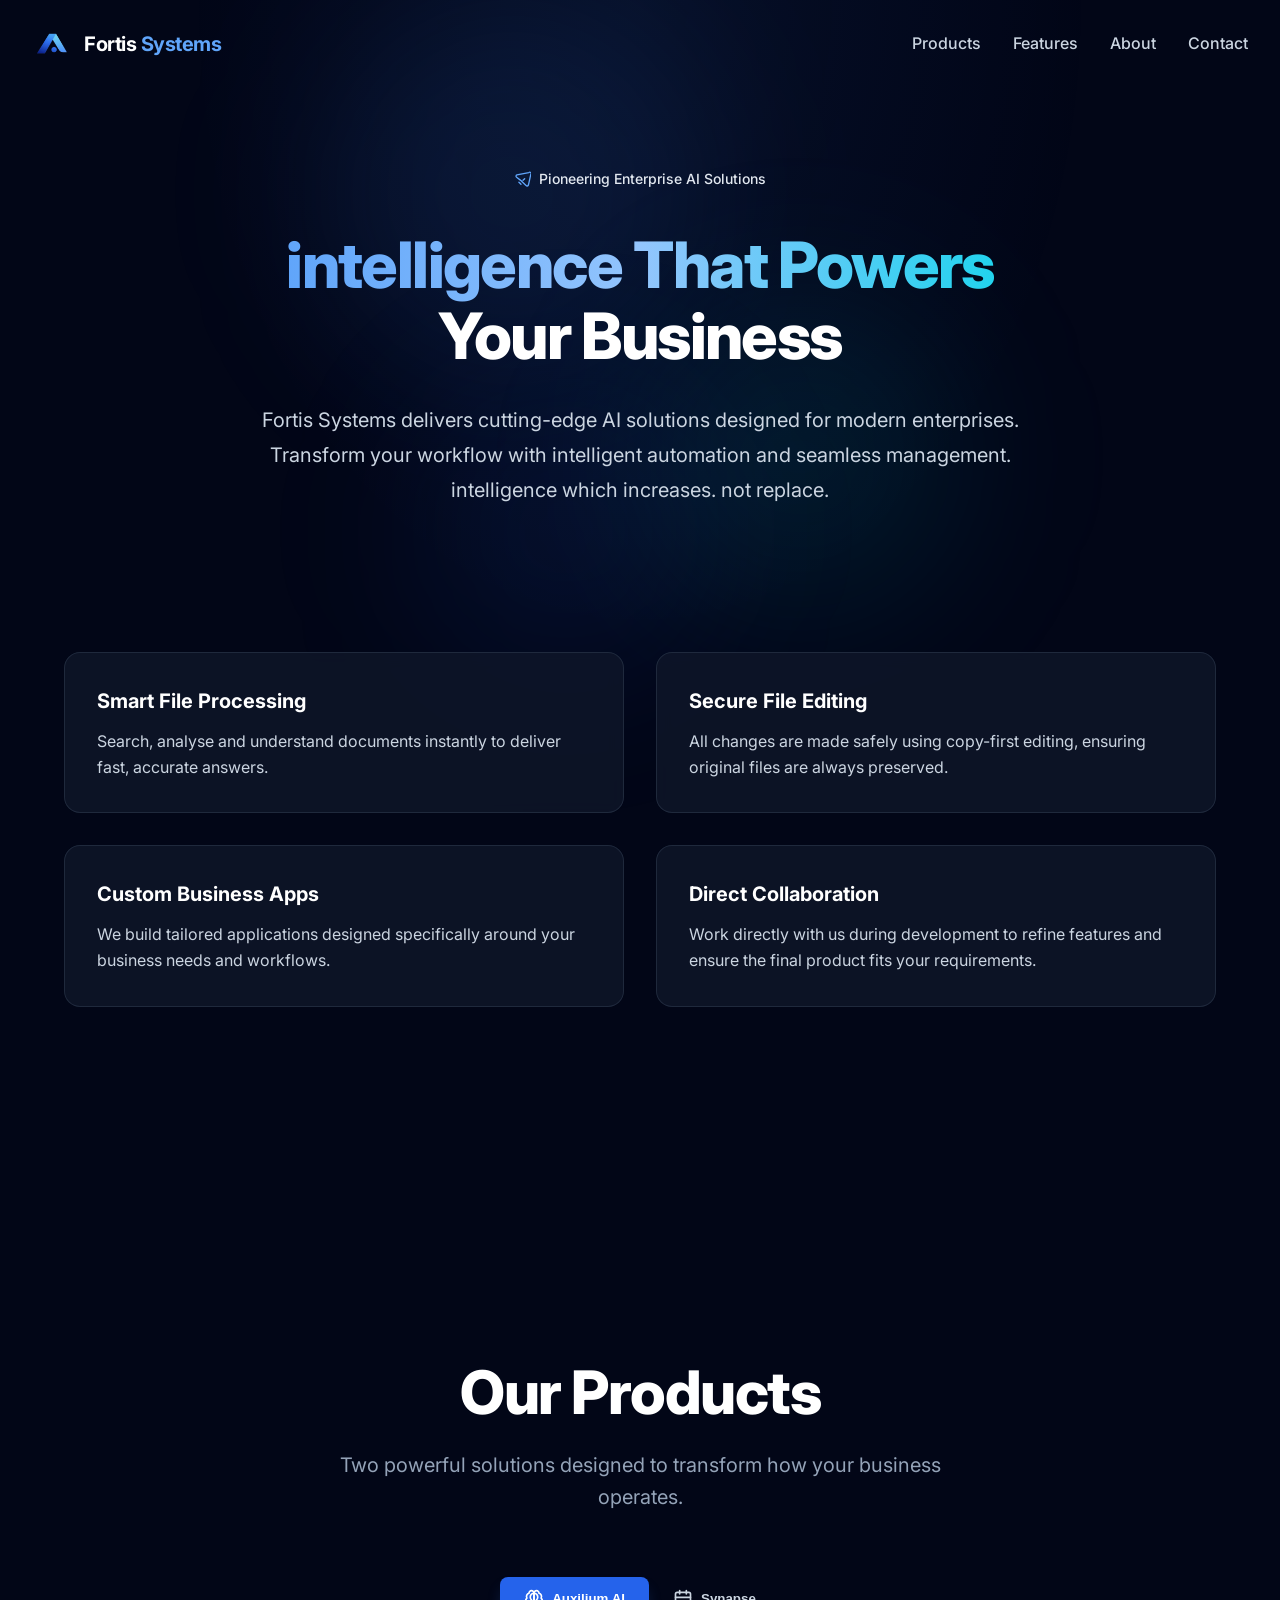
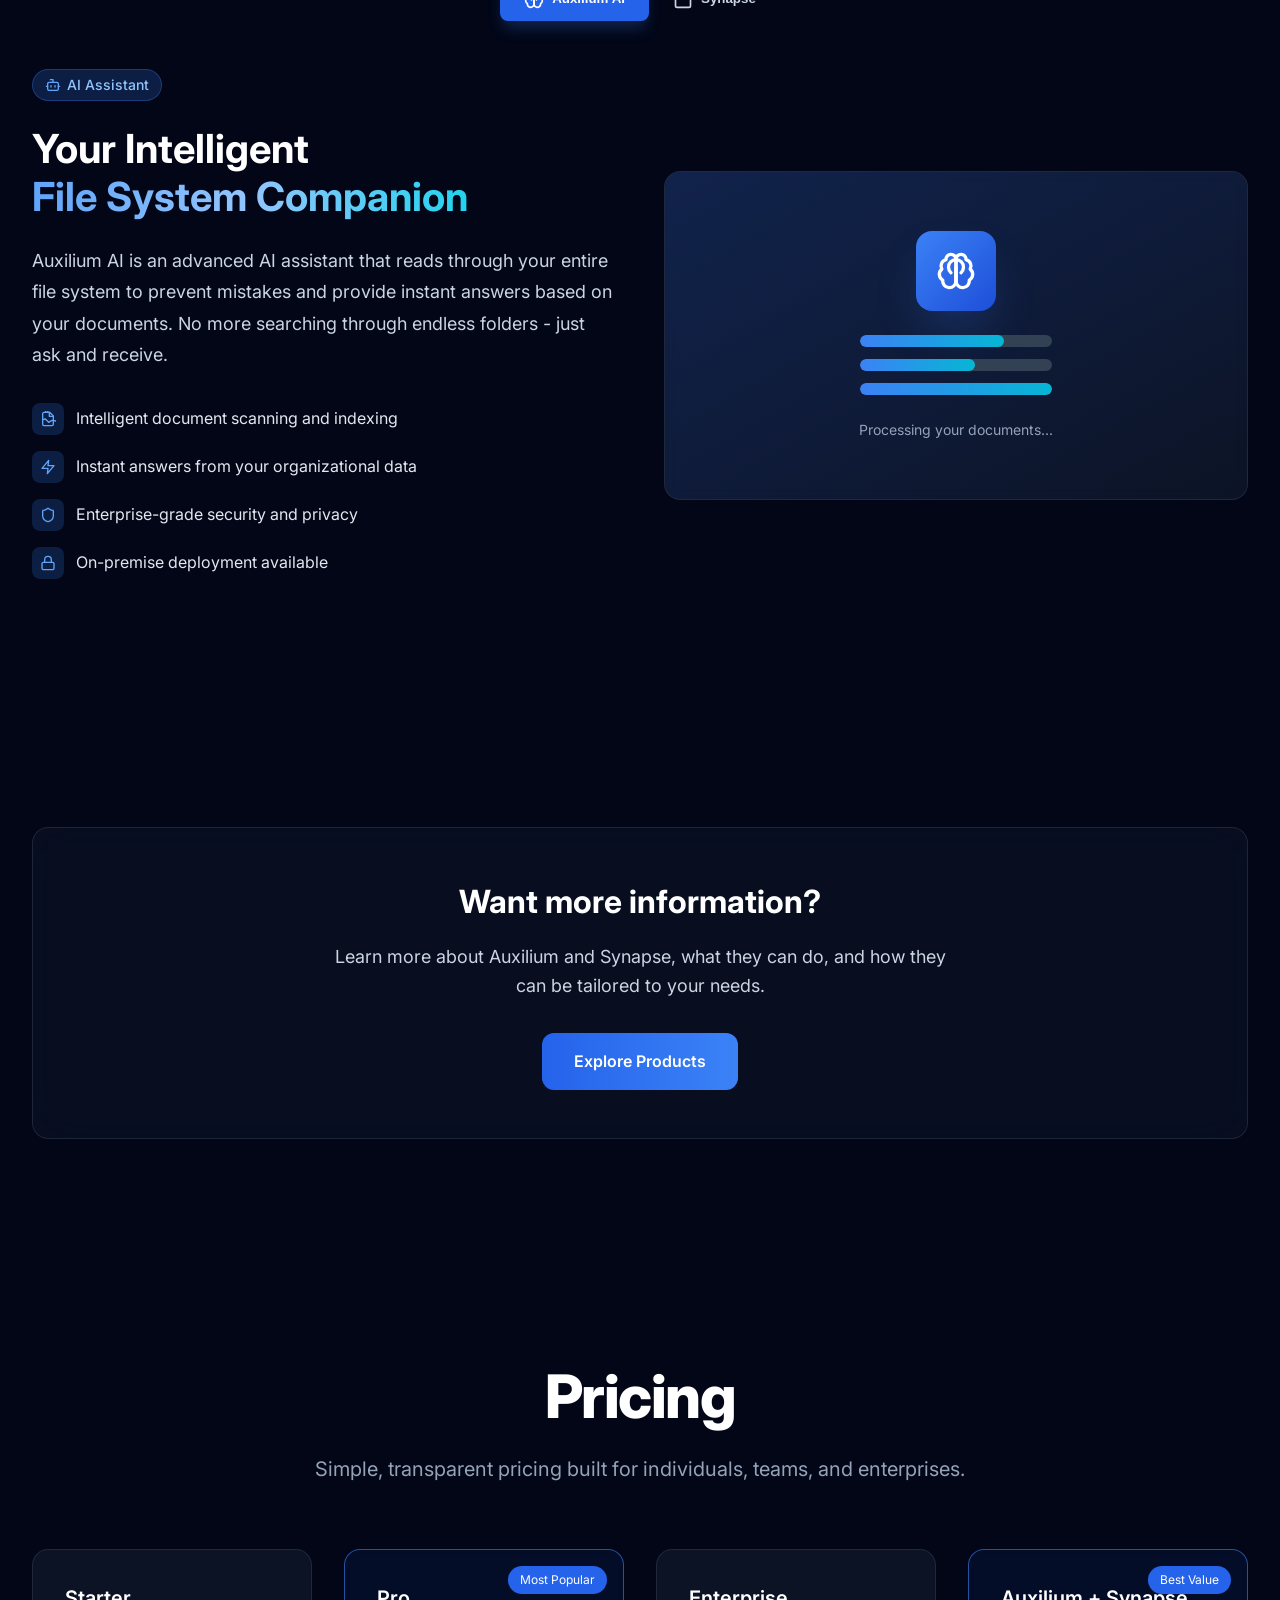
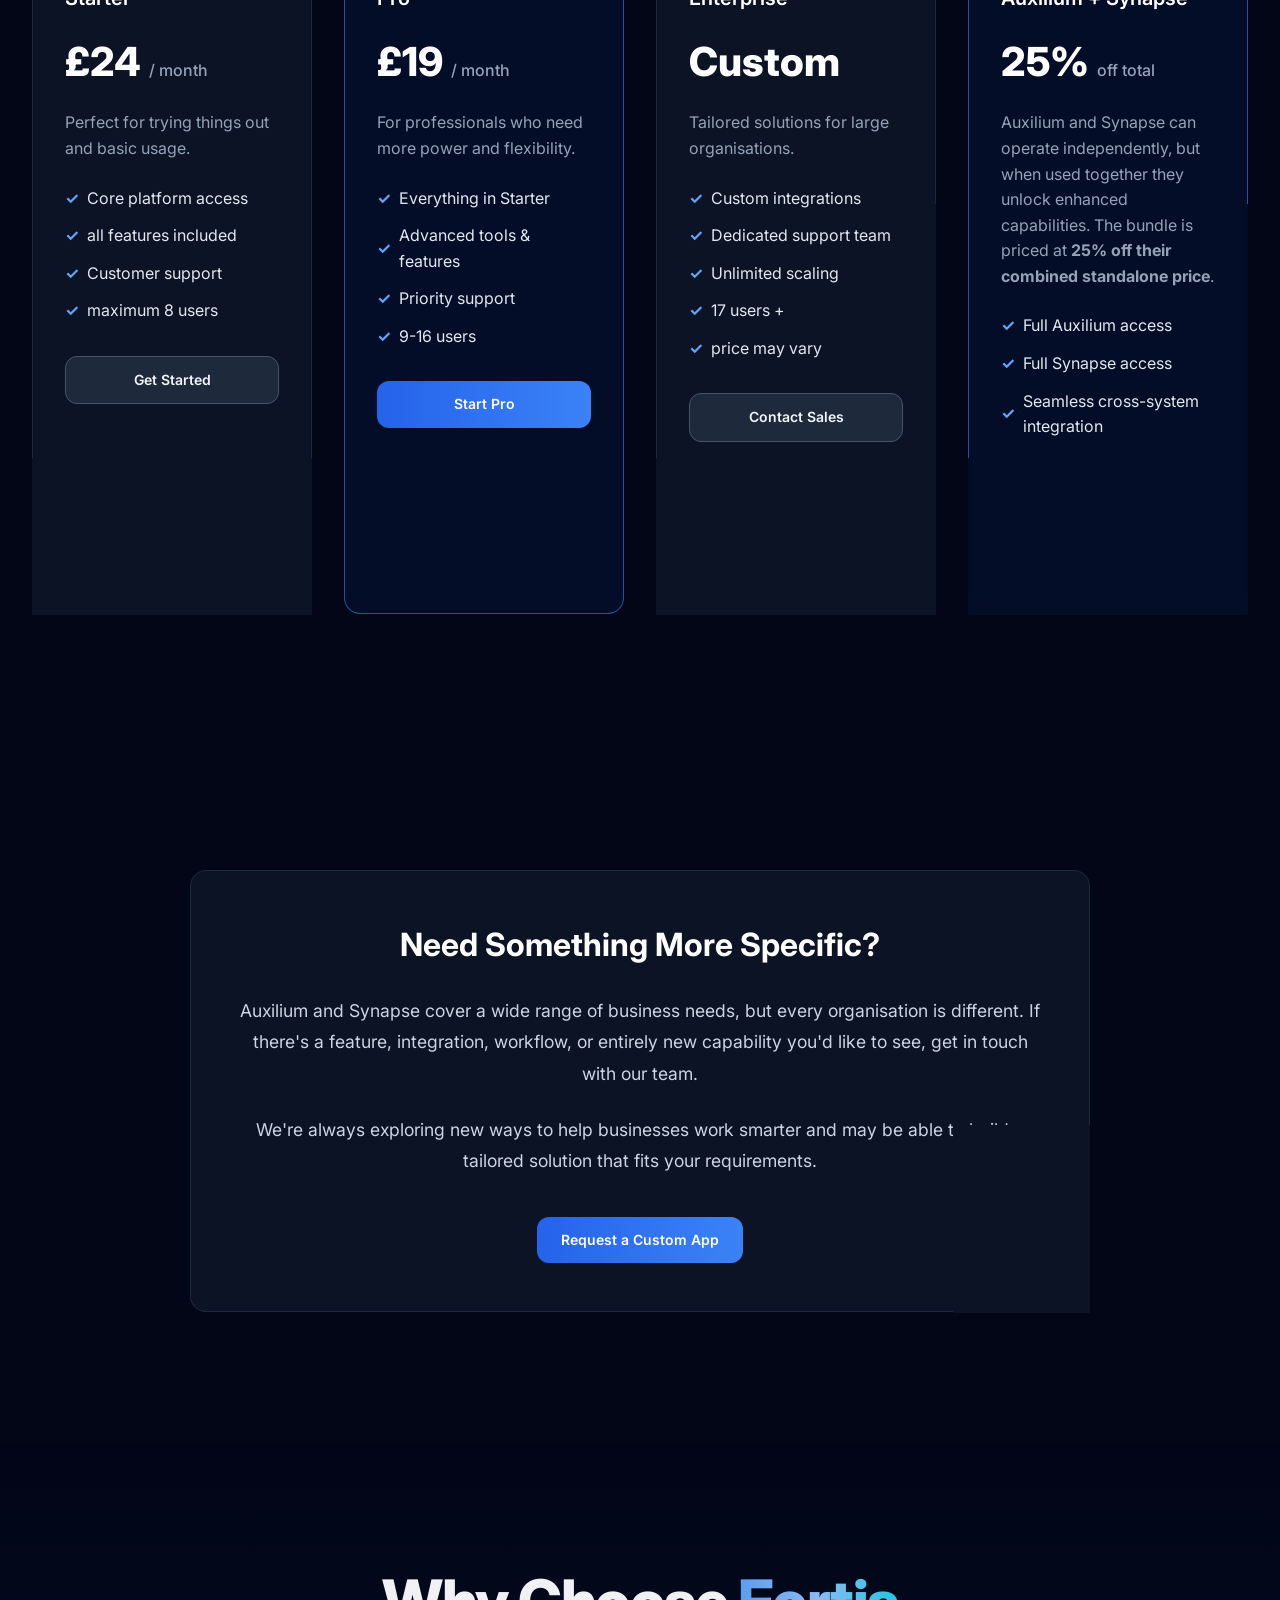
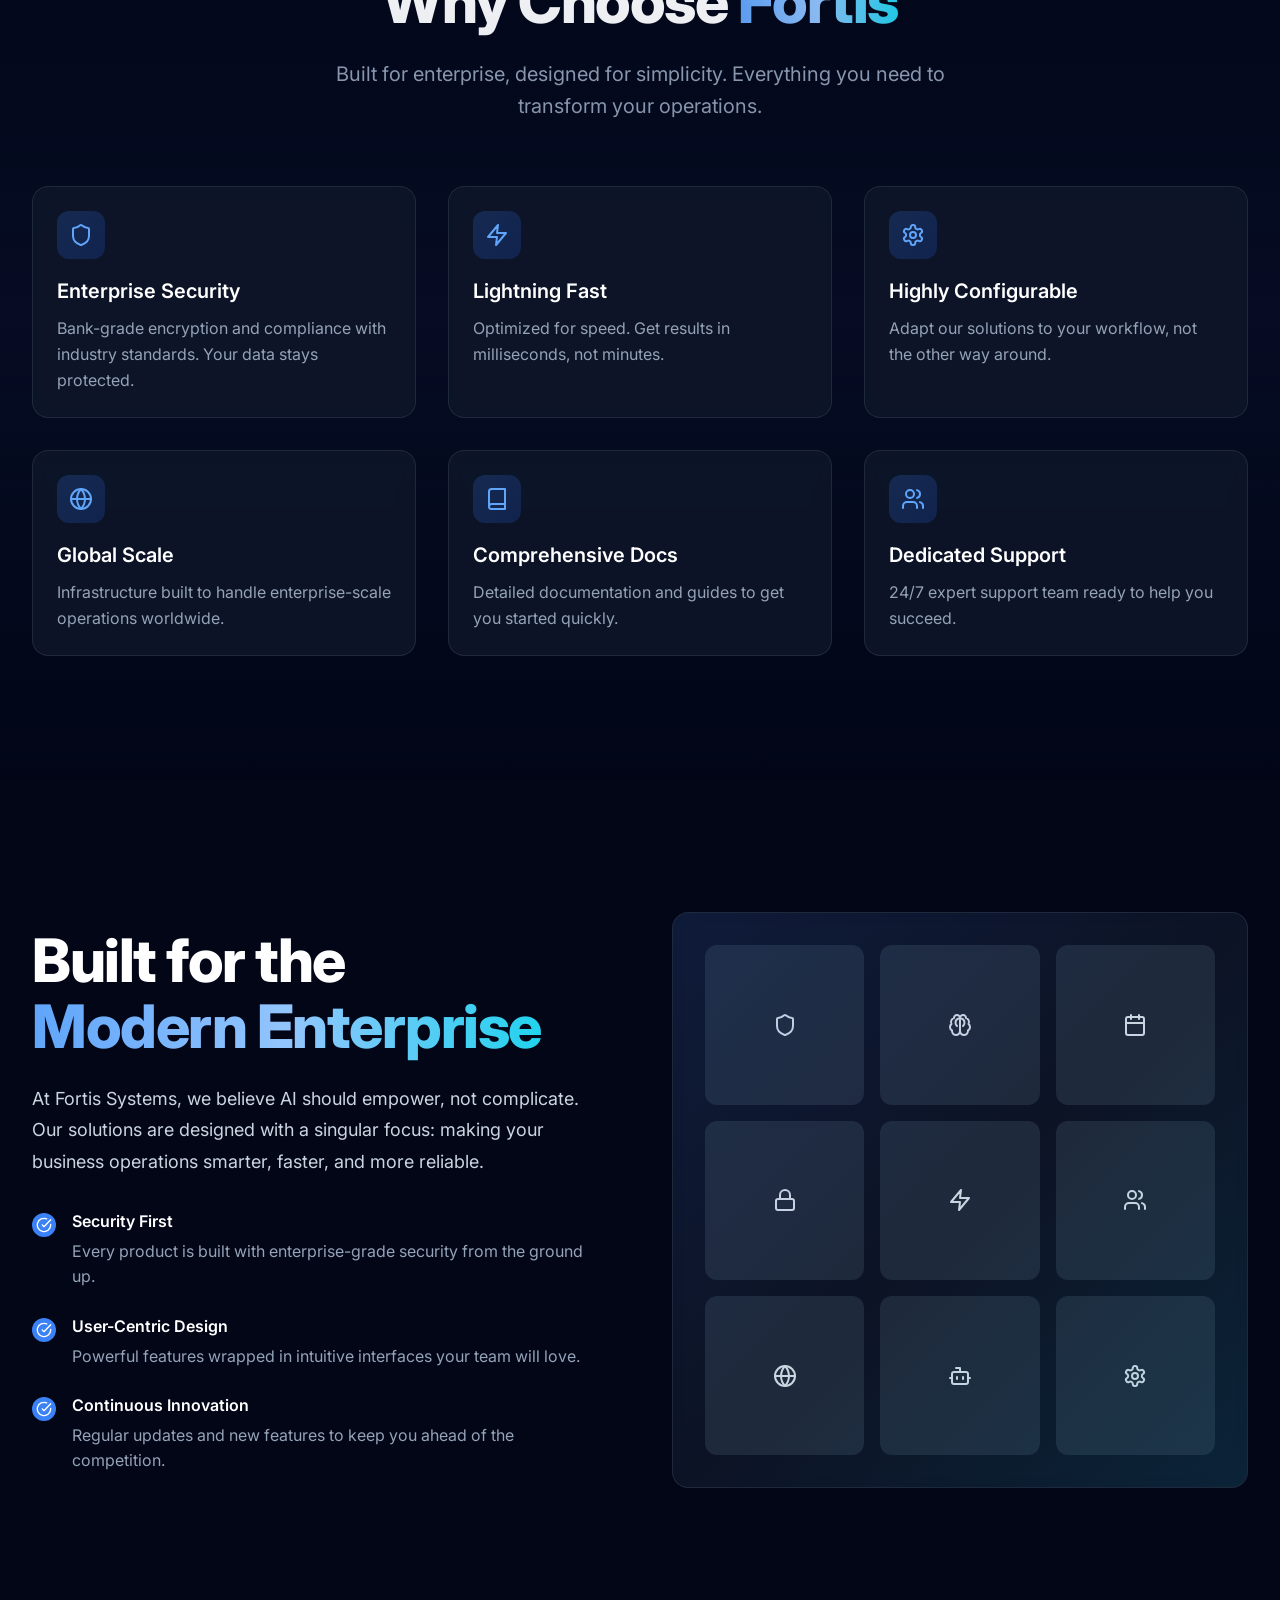
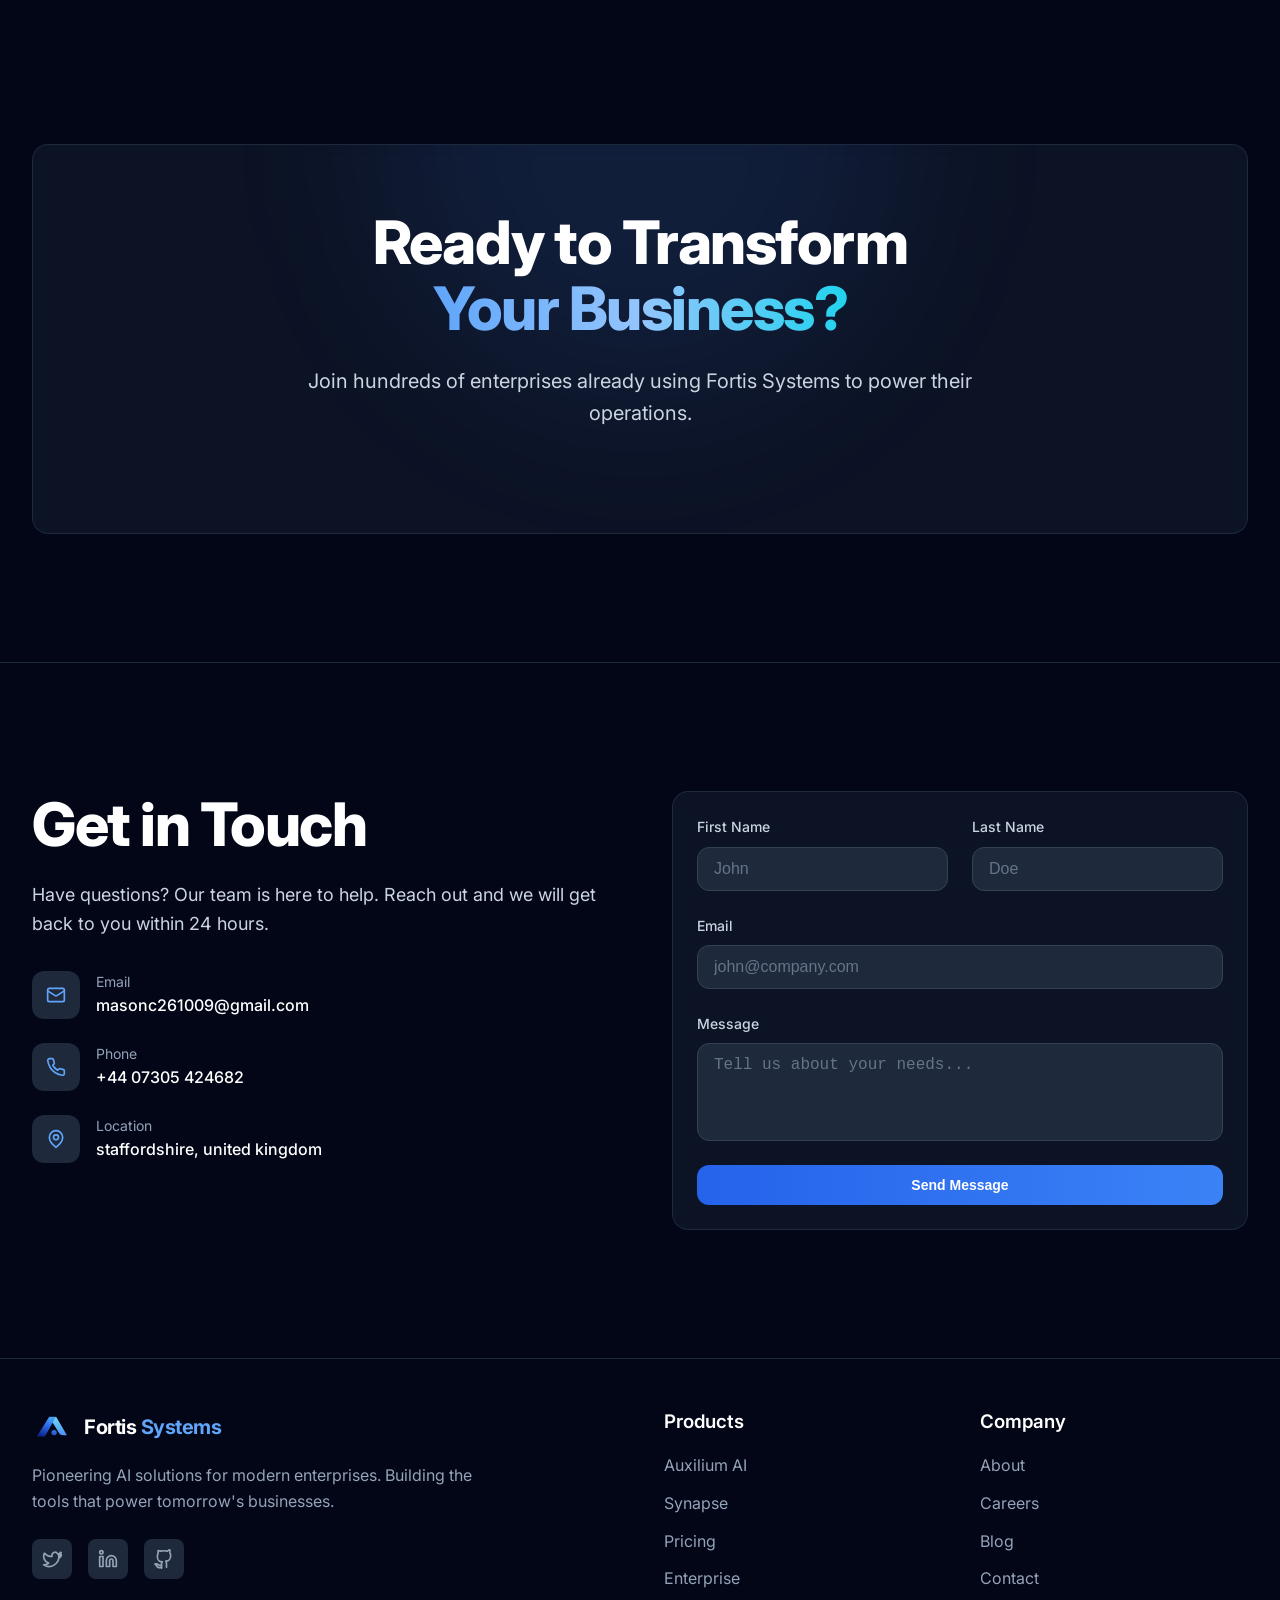
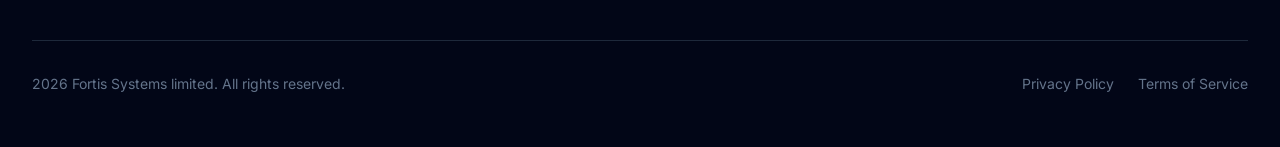
<file: index.html>
<!DOCTYPE html>
<html lang="en">
<head>
  <meta charset="UTF-8" />
  <meta name="viewport" content="width=device-width, initial-scale=1.0" />
  <title>Fortis Systems - Enterprise AI Solutions</title>
  <meta name="description" content="Fortis Systems delivers cutting-edge AI solutions designed for modern enterprises. Transform your workflow with intelligent automation and seamless management." />
  <meta property="og:title" content="Fortis Systems - Enterprise AI Solutions" />
  <meta property="og:description" content="Pioneering AI solutions for modern enterprises with Auxilium AI and Synapse." />
  <meta property="og:type" content="website" />
  <link rel="preconnect" href="https://fonts.googleapis.com">
  <link rel="preconnect" href="https://fonts.gstatic.com" crossorigin>
  <link href="https://fonts.googleapis.com/css2?family=Inter:wght@400;500;600;700;800&display=swap" rel="stylesheet">
  <link rel="stylesheet" href="style.css">
  <link rel="icon" type="image/png" href="company-logo.png">
</head>
<body>
  <!-- Background Effects -->
  <div class="bg-effects">
    <div class="bg-blob bg-blob-1"></div>
    <div class="bg-blob bg-blob-2"></div>
    <div class="bg-blob bg-blob-3"></div>
    <div class="bg-radial"></div>
  </div>

  <!-- Navigation -->
  <nav id="navbar" class="navbar">
    <div class="nav-container">
      <div class="nav-content">
        <a href="#" class="logo">
          <div class="logo-icon">
            <img src="company-logo.png" alt="compnay logo">
          </div>
          <span class="logo-text">Fortis<span class="logo-accent"> Systems</span></span>
        </a>

        <div class="nav-links">
          <a href="#products" class="nav-link">Products</a>
          <a href="#features" class="nav-link">Features</a>
          <a href="#about" class="nav-link">About</a>
          <a href="#contact" class="nav-link">Contact</a>
        </div>

        

        <button id="mobile-menu-btn" class="mobile-menu-btn" aria-label="Toggle menu">
          <svg class="menu-icon" xmlns="http://www.w3.org/2000/svg" width="24" height="24" viewBox="0 0 24 24" fill="none" stroke="currentColor" stroke-width="2" stroke-linecap="round" stroke-linejoin="round"><line x1="4" x2="20" y1="12" y2="12"/><line x1="4" x2="20" y1="6" y2="6"/><line x1="4" x2="20" y1="18" y2="18"/></svg>
          <svg class="close-icon hidden" xmlns="http://www.w3.org/2000/svg" width="24" height="24" viewBox="0 0 24 24" fill="none" stroke="currentColor" stroke-width="2" stroke-linecap="round" stroke-linejoin="round"><path d="M18 6 6 18"/><path d="m6 6 12 12"/></svg>
        </button>
      </div>

      <!-- Mobile Menu -->
      <div id="mobile-menu" class="mobile-menu hidden">
        <a href="#products" class="mobile-link">Products</a>
        <a href="#features" class="mobile-link">Features</a>
        <a href="#about" class="mobile-link">About</a>
        <a href="#contact" class="mobile-link">Contact</a>
        <hr class="mobile-divider">
      </div>
    </div>
  </nav>

  <!-- Hero Section -->
  <section class="hero">
    <div class="container">
      <div class="hero-content">
        <div class="hero-badge animate-fade-in">
          <svg xmlns="http://www.w3.org/2000/svg" width="16" height="16" viewBox="0 0 24 24" fill="none" stroke="currentColor" stroke-width="2" stroke-linecap="round" stroke-linejoin="round"><path d="M9.937 15.5A2 2 0 0 0 8.5 14.063l-6.135-4.66a2 2 0 0 1 .53-3.53L20.693 2.4a2 2 0 0 1 2.908 2.908l-3.472 15.798a2 2 0 0 1-3.53.53Z"/><path d="m9 20-3.147-3.147"/><path d="M14.5 11.5 12 14"/></svg>
          <span>Pioneering Enterprise AI Solutions</span>
        </div>

        <h1 class="hero-title animate-slide-up">
          <span class="gradient-text">intelligence That Powers</span>
          <br>
          Your Business
        </h1>

        <p class="hero-subtitle animate-slide-up" style="animation-delay: 0.1s">
          Fortis Systems delivers cutting-edge AI solutions designed for modern enterprises.
          Transform your workflow with intelligent automation and seamless management. intelligence which increases. not replace.
        </p>


      </div>

      <!-- Stats -->
      <section class="capabilities">
  <div class="container">

    <div class="capabilities-grid">

      <div class="capability-card card">
        <h3 class="capability-title">Smart File Processing</h3>
        <p class="capability-text">
          Search, analyse and understand documents instantly to deliver fast, accurate answers.
        </p>
      </div>

      <div class="capability-card card">
        <h3 class="capability-title">Secure File Editing</h3>
        <p class="capability-text">
          All changes are made safely using copy-first editing, ensuring original files are always preserved.
        </p>
      </div>

      <div class="capability-card card">
        <h3 class="capability-title">Custom Business Apps</h3>
        <p class="capability-text">
          We build tailored applications designed specifically around your business needs and workflows.
        </p>
      </div>

      <div class="capability-card card">
        <h3 class="capability-title">Direct Collaboration</h3>
        <p class="capability-text">
          Work directly with us during development to refine features and ensure the final product fits your requirements.
        </p>
      </div>

    </div>

  </div>
</section>
    </div>
  </section>

  <!-- Products Section -->
  <section id="products" class="products">
    <div class="container">
      <div class="section-header">
        <h2 class="section-title">Our Products</h2>
        <p class="section-subtitle">Two powerful solutions designed to transform how your business operates.</p>
      </div>

      <!-- Product Tabs -->
      <div class="product-tabs">
        <button id="tab-auxilium" class="product-tab active" data-product="auxilium">
          <svg xmlns="http://www.w3.org/2000/svg" width="20" height="20" viewBox="0 0 24 24" fill="none" stroke="currentColor" stroke-width="2" stroke-linecap="round" stroke-linejoin="round"><path d="M12 5a3 3 0 1 0-5.997.125 4 4 0 0 0-2.526 5.77 4 4 0 0 0 .556 6.588A4 4 0 1 0 12 18Z"/><path d="M12 5a3 3 0 1 1 5.997.125 4 4 0 0 1 2.526 5.77 4 4 0 0 1-.556 6.588A4 4 0 1 1 12 18Z"/><path d="M15 13a4.5 4.5 0 1 0-6 0"/><path d="M12 10v8"/></svg>
          Auxilium AI
        </button>
        <button id="tab-synapse" class="product-tab" data-product="synapse">
          <svg xmlns="http://www.w3.org/2000/svg" width="20" height="20" viewBox="0 0 24 24" fill="none" stroke="currentColor" stroke-width="2" stroke-linecap="round" stroke-linejoin="round"><rect width="18" height="18" x="3" y="4" rx="2" ry="2"/><line x1="16" x2="16" y1="2" y2="6"/><line x1="8" x2="8" y1="2" y2="6"/><line x1="3" x2="21" y1="10" y2="10"/></svg>
          Synapse
        </button>
      </div>

      <!-- Auxilium AI Content -->
      <div id="product-auxilium" class="product-content active">
        <div class="product-info">
          <div class="product-badge badge-primary">
            <svg xmlns="http://www.w3.org/2000/svg" width="16" height="16" viewBox="0 0 24 24" fill="none" stroke="currentColor" stroke-width="2" stroke-linecap="round" stroke-linejoin="round"><path d="M12 8V4H8"/><rect width="16" height="12" x="4" y="8" rx="2"/><path d="M2 14h2"/><path d="M20 14h2"/><path d="M15 13v2"/><path d="M9 13v2"/></svg>
            <span>AI Assistant</span>
          </div>

          <h3 class="product-title">
            Your Intelligent
            <br>
            <span class="gradient-text">File System Companion</span>
          </h3>

          <p class="product-description">
            Auxilium AI is an advanced AI assistant that reads through your entire file system
            to prevent mistakes and provide instant answers based on your documents.
            No more searching through endless folders - just ask and receive.
          </p>

          <ul class="feature-list">
            <li class="feature-item">
              <div class="feature-icon icon-primary">
                <svg xmlns="http://www.w3.org/2000/svg" width="16" height="16" viewBox="0 0 24 24" fill="none" stroke="currentColor" stroke-width="2" stroke-linecap="round" stroke-linejoin="round"><path d="M14.5 2H6a2 2 0 0 0-2 2v16a2 2 0 0 0 2 2h12a2 2 0 0 0 2-2V7.5L14.5 2z"/><polyline points="14 2 14 8 20 8"/><circle cx="10" r="2"/><path d="m4 13 4-1 5 5 5-3 6 1"/></svg>
              </div>
              <span>Intelligent document scanning and indexing</span>
            </li>
            <li class="feature-item">
              <div class="feature-icon icon-primary">
                <svg xmlns="http://www.w3.org/2000/svg" width="16" height="16" viewBox="0 0 24 24" fill="none" stroke="currentColor" stroke-width="2" stroke-linecap="round" stroke-linejoin="round"><path d="M13 2L3 14h9l-1 8 10-12h-9l1-8z"/></svg>
              </div>
              <span>Instant answers from your organizational data</span>
            </li>
            <li class="feature-item">
              <div class="feature-icon icon-primary">
                <svg xmlns="http://www.w3.org/2000/svg" width="16" height="16" viewBox="0 0 24 24" fill="none" stroke="currentColor" stroke-width="2" stroke-linecap="round" stroke-linejoin="round"><path d="M20 13c0 5-3.5 7.5-7.66 8.95a1 1 0 0 1-.67-.01C7.5 20.5 4 18 4 13V6a1 1 0 0 1 1-1c2 0 4.5-1.2 6.24-2.72a1.17 1.17 0 0 1 1.52 0C14.51 3.81 17 5 19 5a1 1 0 0 1 1 1z"/></svg>
              </div>
              <span>Enterprise-grade security and privacy</span>
            </li>
            <li class="feature-item">
              <div class="feature-icon icon-primary">
                <svg xmlns="http://www.w3.org/2000/svg" width="16" height="16" viewBox="0 0 24 24" fill="none" stroke="currentColor" stroke-width="2" stroke-linecap="round" stroke-linejoin="round"><rect width="18" height="11" x="3" y="11" rx="2" ry="2"/><path d="M7 11V7a5 5 0 0 1 10 0v4"/></svg>
              </div>
              <span>On-premise deployment available</span>
            </li>
          </ul>
        </div>

        <div class="product-visual">
          <div class="card-visual">
            <div class="visual-gradient visual-gradient-primary"></div>
            <div class="visual-content">
              <div class="brain-icon animate-float">
                <svg xmlns="http://www.w3.org/2000/svg" width="40" height="40" viewBox="0 0 24 24" fill="none" stroke="currentColor" stroke-width="2" stroke-linecap="round" stroke-linejoin="round"><path d="M12 5a3 3 0 1 0-5.997.125 4 4 0 0 0-2.526 5.77 4 4 0 0 0 .556 6.588A4 4 0 1 0 12 18Z"/><path d="M12 5a3 3 0 1 1 5.997.125 4 4 0 0 1 2.526 5.77 4 4 0 0 1-.556 6.588A4 4 0 1 1 12 18Z"/><path d="M15 13a4.5 4.5 0 1 0-6 0"/><path d="M12 10v8"/></svg>
              </div>
              <div class="progress-bars">
                <div class="progress-bar"><div class="progress-fill" style="width: 75%"></div></div>
                <div class="progress-bar"><div class="progress-fill" style="width: 60%; animation-delay: 0.5s"></div></div>
                <div class="progress-bar"><div class="progress-fill" style="width: 100%; animation-delay: 1s"></div></div>
              </div>
              <p class="progress-label">Processing your documents...</p>
            </div>
          </div>
        </div>
      </div>

      <!-- Synapse Content -->
      <div id="product-synapse" class="product-content hidden">
        <div class="product-info">
          <div class="product-badge badge-accent">
            <svg xmlns="http://www.w3.org/2000/svg" width="16" height="16" viewBox="0 0 24 24" fill="none" stroke="currentColor" stroke-width="2" stroke-linecap="round" stroke-linejoin="round"><rect width="18" height="18" x="3" y="4" rx="2" ry="2"/><line x1="16" x2="16" y1="2" y2="6"/><line x1="8" x2="8" y1="2" y2="6"/><line x1="3" x2="21" y1="10" y2="10"/></svg>
            <span>Booking System</span>
          </div>

          <h3 class="product-title">
            Complete Booking
            <br>
            <span class="gradient-text">Management Simplified</span>
          </h3>

          <p class="product-description">
            Synapse is a comprehensive booking in and booking out system with every
            feature your company needs. Simple to use, powerful in execution - streamline
            your operations without the complexity.
          </p>

          <ul class="feature-list">
            <li class="feature-item">
              <div class="feature-icon icon-accent">
                <svg xmlns="http://www.w3.org/2000/svg" width="16" height="16" viewBox="0 0 24 24" fill="none" stroke="currentColor" stroke-width="2" stroke-linecap="round" stroke-linejoin="round"><circle cx="12" cy="12" r="10"/><polyline points="12 6 12 12 16 14"/></svg>
              </div>
              <span>Real-time availability and scheduling</span>
            </li>
            <li class="feature-item">
              <div class="feature-icon icon-accent">
                <svg xmlns="http://www.w3.org/2000/svg" width="16" height="16" viewBox="0 0 24 24" fill="none" stroke="currentColor" stroke-width="2" stroke-linecap="round" stroke-linejoin="round"><path d="M16 21v-2a4 4 0 0 0-4-4H6a4 4 0 0 0-4 4v2"/><circle cx="9" cy="7" r="4"/><path d="M22 21v-2a4 4 0 0 0-3-3.87"/><path d="M16 3.13a4 4 0 0 1 0 7.75"/></svg>
              </div>
              <span>Multi-user and team management</span>
            </li>
            <li class="feature-item">
              <div class="feature-icon icon-accent">
                <svg xmlns="http://www.w3.org/2000/svg" width="16" height="16" viewBox="0 0 24 24" fill="none" stroke="currentColor" stroke-width="2" stroke-linecap="round" stroke-linejoin="round"><path d="M3 3v18h18"/><path d="m19 9-5 5-4-4-3 3"/></svg>
              </div>
              <span>Analytics and reporting dashboards</span>
            </li>
            <li class="feature-item">
              <div class="feature-icon icon-accent">
                <svg xmlns="http://www.w3.org/2000/svg" width="16" height="16" viewBox="0 0 24 24" fill="none" stroke="currentColor" stroke-width="2" stroke-linecap="round" stroke-linejoin="round"><rect width="18" height="18" x="3" y="3" rx="2"/><path d="M3 9h18"/><path d="M9 21V9"/></svg>
              </div>
              <span>Customizable workflows and rules</span>
            </li>
          </ul>
        </div>

        <div class="product-visual">
          <div class="card-visual">
            <div class="visual-gradient visual-gradient-accent"></div>
            <div class="calendar-visual">
              <div class="calendar-header">
                <div class="calendar-icon-wrapper">
                  <svg xmlns="http://www.w3.org/2000/svg" width="20" height="20" viewBox="0 0 24 24" fill="none" stroke="currentColor" stroke-width="2" stroke-linecap="round" stroke-linejoin="round"><rect width="18" height="18" x="3" y="4" rx="2" ry="2"/><line x1="16" x2="16" y1="2" y2="6"/><line x1="8" x2="8" y1="2" y2="6"/><line x1="3" x2="21" y1="10" y2="10"/></svg>
                </div>
                <span class="calendar-title">Synapse</span>
                <div class="live-indicator">
                  <div class="live-dot"></div>
                  <span>Live</span>
                </div>
              </div>
              <div class="calendar-days">
                <span>S</span><span>M</span><span>T</span><span>W</span><span>T</span><span>F</span><span>S</span>
              </div>
              <div class="calendar-grid">
                <div class="calendar-cell">1</div>
                <div class="calendar-cell">2</div>
                <div class="calendar-cell">3</div>
                <div class="calendar-cell">4</div>
                <div class="calendar-cell calendar-cell-booked">5</div>
                <div class="calendar-cell">6</div>
                <div class="calendar-cell">7</div>
                <div class="calendar-cell calendar-cell-booked">8</div>
                <div class="calendar-cell">9</div>
                <div class="calendar-cell">10</div>
                <div class="calendar-cell calendar-cell-accent">11</div>
                <div class="calendar-cell">12</div>
                <div class="calendar-cell calendar-cell-booked">13</div>
                <div class="calendar-cell">14</div>
                <div class="calendar-cell calendar-cell-booked">15</div>
                <div class="calendar-cell">16</div>
                <div class="calendar-cell">17</div>
                <div class="calendar-cell">18</div>
                <div class="calendar-cell calendar-cell-booked">19</div>
                <div class="calendar-cell">20</div>
                <div class="calendar-cell">21</div>
                <div class="calendar-cell">22</div>
                <div class="calendar-cell">23</div>
                <div class="calendar-cell">24</div>
                <div class="calendar-cell">25</div>
                <div class="calendar-cell">26</div>
                <div class="calendar-cell">27</div>
                <div class="calendar-cell">28</div>
              </div>
            </div>
          </div>
        </div>
      </div>
    </div>
  </section>
  <section class="info-cta">
  <div class="container">
    
    <div class="info-cta-card glass">
      
      <h2 class="info-cta-title">
        Want more information?
      </h2>

      <p class="info-cta-subtitle">
        Learn more about Auxilium and Synapse, what they can do, and how they can be tailored to your needs.
      </p>

      <a href="products.html" class="btn btn-primary btn-lg">
        Explore Products
      </a>

    </div>

  </div>
</section>
  <section class="pricing" id="pricing">
  <div class="container">

    <!-- Section Header -->
    <div class="section-header">
      <h2 class="section-title">Pricing</h2>
      <p class="section-subtitle">
        Simple, transparent pricing built for individuals, teams, and enterprises.
      </p>
    </div>

    <!-- Pricing Grid -->
    <div class="pricing-grid">

      <!-- Starter Plan -->
      <div class="pricing-card">
        <h3 class="pricing-title">Starter</h3>

        <div class="pricing-price">
          £24 <span>/ month</span>
        </div>

        <p class="pricing-desc">
          Perfect for trying things out and basic usage.
        </p>

        <ul class="pricing-features">
          <li>Core platform access</li>
          <li>all features included</li>
          <li>Customer support</li>
          <li>maximum 8 users</li>
        </ul>

        <a href="#contact" class="btn btn-secondary btn-full">
          Get Started
        </a>
      </div>

      <!-- Pro Plan -->
      <div class="pricing-card featured">
        
        <div class="pricing-badge">Most Popular</div>

        <h3 class="pricing-title">Pro</h3>

        <div class="pricing-price">
          £19 <span>/ month</span>
        </div>

        <p class="pricing-desc">
          For professionals who need more power and flexibility.
        </p>

        <ul class="pricing-features">
          <li>Everything in Starter</li>
          <li>Advanced tools & features</li>
          <li>Priority support</li>
          <li>9-16 users</li>
        </ul>

        <a href="#contact" class="btn btn-primary btn-full">
          Start Pro
        </a>
      </div>

      <!-- Enterprise Plan -->
      <div class="pricing-card">

        <h3 class="pricing-title">Enterprise</h3>

        <div class="pricing-price">
          Custom
        </div>

        <p class="pricing-desc">
          Tailored solutions for large organisations.
        </p>

        <ul class="pricing-features">
          <li>Custom integrations</li>
          <li>Dedicated support team</li>
          <li>Unlimited scaling</li>
          <li>17 users +</li>
          <li>price may vary</li>
        </ul>

        <a href="#contact" class="btn btn-secondary btn-full">
          Contact Sales
        </a>
      </div>

      <!-- Auxilium + Synapse Bundle -->
<div class="pricing-card featured">

  <div class="pricing-badge">Best Value</div>

  <h3 class="pricing-title">Auxilium + Synapse</h3>

  <div class="pricing-price">
    25% <span>off total</span>
  </div>

  <p class="pricing-desc">
    Auxilium and Synapse can operate independently, but when used together they unlock enhanced capabilities.  
    The bundle is priced at <strong>25% off their combined standalone price</strong>.
  </p>

  <ul class="pricing-features">
    <li>Full Auxilium access</li>
    <li>Full Synapse access</li>
    <li>Seamless cross-system integration</li>
    <li>Optimised combined workflow</li>
  </ul>

  <a href="#contact" class="btn btn-primary btn-full">
    Get Bundle
  </a>
</div>

    </div>
  </div>
</section>

<section class="custom-solutions">
  <div class="container">
    <div class="custom-card">
      <h2 class="custom-title">
        Need Something More Specific?
      </h2>

      <p class="custom-description">
        Auxilium and Synapse cover a wide range of business needs, but every
        organisation is different. If there's a feature, integration, workflow,
        or entirely new capability you'd like to see, get in touch with our
        team.
      </p>

      <p class="custom-description">
        We're always exploring new ways to help businesses work smarter and may
        be able to build a tailored solution that fits your requirements.
      </p>

      <a href="custom-options.html" class="btn btn-primary">
          Request a Custom App
      </a>
    </div>
  </div>
</section>

  <!-- Features Section -->
  <section id="features" class="features">
    <div class="features-bg"></div>
    <div class="container">
      <div class="section-header">
        <h2 class="section-title">Why Choose <span class="gradient-text">Fortis</span></h2>
        <p class="section-subtitle">Built for enterprise, designed for simplicity. Everything you need to transform your operations.</p>
      </div>

      <div class="features-grid">
        <div class="feature-card">
          <div class="feature-card-icon">
            <svg xmlns="http://www.w3.org/2000/svg" width="24" height="24" viewBox="0 0 24 24" fill="none" stroke="currentColor" stroke-width="2" stroke-linecap="round" stroke-linejoin="round"><path d="M20 13c0 5-3.5 7.5-7.66 8.95a1 1 0 0 1-.67-.01C7.5 20.5 4 18 4 13V6a1 1 0 0 1 1-1c2 0 4.5-1.2 6.24-2.72a1.17 1.17 0 0 1 1.52 0C14.51 3.81 17 5 19 5a1 1 0 0 1 1 1z"/></svg>
          </div>
          <h3 class="feature-card-title">Enterprise Security</h3>
          <p class="feature-card-desc">Bank-grade encryption and compliance with industry standards. Your data stays protected.</p>
        </div>

        <div class="feature-card">
          <div class="feature-card-icon">
            <svg xmlns="http://www.w3.org/2000/svg" width="24" height="24" viewBox="0 0 24 24" fill="none" stroke="currentColor" stroke-width="2" stroke-linecap="round" stroke-linejoin="round"><path d="M13 2L3 14h9l-1 8 10-12h-9l1-8z"/></svg>
          </div>
          <h3 class="feature-card-title">Lightning Fast</h3>
          <p class="feature-card-desc">Optimized for speed. Get results in milliseconds, not minutes.</p>
        </div>

        <div class="feature-card">
          <div class="feature-card-icon">
            <svg xmlns="http://www.w3.org/2000/svg" width="24" height="24" viewBox="0 0 24 24" fill="none" stroke="currentColor" stroke-width="2" stroke-linecap="round" stroke-linejoin="round"><path d="M12.22 2h-.44a2 2 0 0 0-2 2v.18a2 2 0 0 1-1 1.73l-.43.25a2 2 0 0 1-2 0l-.15-.08a2 2 0 0 0-2.73.73l-.22.38a2 2 0 0 0 .73 2.73l.15.1a2 2 0 0 1 1 1.72v.51a2 2 0 0 1-1 1.74l-.15.09a2 2 0 0 0-.73 2.73l.22.38a2 2 0 0 0 2.73.73l.15-.08a2 2 0 0 1 2 0l.43.25a2 2 0 0 1 1 1.73V20a2 2 0 0 0 2 2h.44a2 2 0 0 0 2-2v-.18a2 2 0 0 1 1-1.73l.43-.25a2 2 0 0 1 2 0l.15.08a2 2 0 0 0 2.73-.73l.22-.39a2 2 0 0 0-.73-2.73l-.15-.08a2 2 0 0 1-1-1.74v-.5a2 2 0 0 1 1-1.74l.15-.09a2 2 0 0 0 .73-2.73l-.22-.38a2 2 0 0 0-2.73-.73l-.15.08a2 2 0 0 1-2 0l-.43-.25a2 2 0 0 1-1-1.73V4a2 2 0 0 0-2-2z"/><circle cx="12" cy="12" r="3"/></svg>
          </div>
          <h3 class="feature-card-title">Highly Configurable</h3>
          <p class="feature-card-desc">Adapt our solutions to your workflow, not the other way around.</p>
        </div>

        <div class="feature-card">
          <div class="feature-card-icon">
            <svg xmlns="http://www.w3.org/2000/svg" width="24" height="24" viewBox="0 0 24 24" fill="none" stroke="currentColor" stroke-width="2" stroke-linecap="round" stroke-linejoin="round"><circle cx="12" cy="12" r="10"/><line x1="2" x2="22" y1="12" y2="12"/><path d="M12 2a15.3 15.3 0 0 1 4 10 15.3 15.3 0 0 1-4 10 15.3 15.3 0 0 1-4-10 15.3 15.3 0 0 1 4-10z"/></svg>
          </div>
          <h3 class="feature-card-title">Global Scale</h3>
          <p class="feature-card-desc">Infrastructure built to handle enterprise-scale operations worldwide.</p>
        </div>

        <div class="feature-card">
          <div class="feature-card-icon">
            <svg xmlns="http://www.w3.org/2000/svg" width="24" height="24" viewBox="0 0 24 24" fill="none" stroke="currentColor" stroke-width="2" stroke-linecap="round" stroke-linejoin="round"><path d="M4 19.5v-15A2.5 2.5 0 0 1 6.5 2H20v20H6.5a2.5 2.5 0 0 1 0-5H20"/></svg>
          </div>
          <h3 class="feature-card-title">Comprehensive Docs</h3>
          <p class="feature-card-desc">Detailed documentation and guides to get you started quickly.</p>
        </div>

        <div class="feature-card">
          <div class="feature-card-icon">
            <svg xmlns="http://www.w3.org/2000/svg" width="24" height="24" viewBox="0 0 24 24" fill="none" stroke="currentColor" stroke-width="2" stroke-linecap="round" stroke-linejoin="round"><path d="M16 21v-2a4 4 0 0 0-4-4H6a4 4 0 0 0-4 4v2"/><circle cx="9" cy="7" r="4"/><path d="M22 21v-2a4 4 0 0 0-3-3.87"/><path d="M16 3.13a4 4 0 0 1 0 7.75"/></svg>
          </div>
          <h3 class="feature-card-title">Dedicated Support</h3>
          <p class="feature-card-desc">24/7 expert support team ready to help you succeed.</p>
        </div>
      </div>
    </div>
  </section>

  <!-- About Section -->
  <section id="about" class="about">
    <div class="container">
      <div class="about-grid">
        <div class="about-content">
          <h2 class="section-title">
            Built for the
            <br>
            <span class="gradient-text">Modern Enterprise</span>
          </h2>
          <p class="about-description">
            At Fortis Systems, we believe AI should empower, not complicate. Our solutions are
            designed with a singular focus: making your business operations smarter, faster, and
            more reliable.
          </p>

          <div class="about-points">
            <div class="about-point">
              <div class="about-check">
                <svg xmlns="http://www.w3.org/2000/svg" width="16" height="16" viewBox="0 0 24 24" fill="none" stroke="currentColor" stroke-width="2" stroke-linecap="round" stroke-linejoin="round"><path d="M22 11.08V12a10 10 0 1 1-5.93-9.14"/><polyline points="22 4 12 14.5 9.5 12"/></svg>
              </div>
              <div>
                <h4 class="about-point-title">Security First</h4>
                <p class="about-point-desc">Every product is built with enterprise-grade security from the ground up.</p>
              </div>
            </div>

            <div class="about-point">
              <div class="about-check">
                <svg xmlns="http://www.w3.org/2000/svg" width="16" height="16" viewBox="0 0 24 24" fill="none" stroke="currentColor" stroke-width="2" stroke-linecap="round" stroke-linejoin="round"><path d="M22 11.08V12a10 10 0 1 1-5.93-9.14"/><polyline points="22 4 12 14.5 9.5 12"/></svg>
              </div>
              <div>
                <h4 class="about-point-title">User-Centric Design</h4>
                <p class="about-point-desc">Powerful features wrapped in intuitive interfaces your team will love.</p>
              </div>
            </div>

            <div class="about-point">
              <div class="about-check">
                <svg xmlns="http://www.w3.org/2000/svg" width="16" height="16" viewBox="0 0 24 24" fill="none" stroke="currentColor" stroke-width="2" stroke-linecap="round" stroke-linejoin="round"><path d="M22 11.08V12a10 10 0 1 1-5.93-9.14"/><polyline points="22 4 12 14.5 9.5 12"/></svg>
              </div>
              <div>
                <h4 class="about-point-title">Continuous Innovation</h4>
                <p class="about-point-desc">Regular updates and new features to keep you ahead of the competition.</p>
              </div>
            </div>
          </div>
        </div>

        <div class="about-visual">
          <div class="icon-grid">
            <div class="icon-cell"><svg xmlns="http://www.w3.org/2000/svg" width="24" height="24" viewBox="0 0 24 24" fill="none" stroke="currentColor" stroke-width="2" stroke-linecap="round" stroke-linejoin="round"><path d="M20 13c0 5-3.5 7.5-7.66 8.95a1 1 0 0 1-.67-.01C7.5 20.5 4 18 4 13V6a1 1 0 0 1 1-1c2 0 4.5-1.2 6.24-2.72a1.17 1.17 0 0 1 1.52 0C14.51 3.81 17 5 19 5a1 1 0 0 1 1 1z"/></svg></div>
            <div class="icon-cell"><svg xmlns="http://www.w3.org/2000/svg" width="24" height="24" viewBox="0 0 24 24" fill="none" stroke="currentColor" stroke-width="2" stroke-linecap="round" stroke-linejoin="round"><path d="M12 5a3 3 0 1 0-5.997.125 4 4 0 0 0-2.526 5.77 4 4 0 0 0 .556 6.588A4 4 0 1 0 12 18Z"/><path d="M12 5a3 3 0 1 1 5.997.125 4 4 0 0 1 2.526 5.77 4 4 0 0 1-.556 6.588A4 4 0 1 1 12 18Z"/><path d="M15 13a4.5 4.5 0 1 0-6 0"/><path d="M12 10v8"/></svg></div>
            <div class="icon-cell"><svg xmlns="http://www.w3.org/2000/svg" width="24" height="24" viewBox="0 0 24 24" fill="none" stroke="currentColor" stroke-width="2" stroke-linecap="round" stroke-linejoin="round"><rect width="18" height="18" x="3" y="4" rx="2" ry="2"/><line x1="16" x2="16" y1="2" y2="6"/><line x1="8" x2="8" y1="2" y2="6"/><line x1="3" x2="21" y1="10" y2="10"/></svg></div>
            <div class="icon-cell"><svg xmlns="http://www.w3.org/2000/svg" width="24" height="24" viewBox="0 0 24 24" fill="none" stroke="currentColor" stroke-width="2" stroke-linecap="round" stroke-linejoin="round"><rect width="18" height="11" x="3" y="11" rx="2" ry="2"/><path d="M7 11V7a5 5 0 0 1 10 0v4"/></svg></div>
            <div class="icon-cell"><svg xmlns="http://www.w3.org/2000/svg" width="24" height="24" viewBox="0 0 24 24" fill="none" stroke="currentColor" stroke-width="2" stroke-linecap="round" stroke-linejoin="round"><path d="M13 2L3 14h9l-1 8 10-12h-9l1-8z"/></svg></div>
            <div class="icon-cell"><svg xmlns="http://www.w3.org/2000/svg" width="24" height="24" viewBox="0 0 24 24" fill="none" stroke="currentColor" stroke-width="2" stroke-linecap="round" stroke-linejoin="round"><path d="M16 21v-2a4 4 0 0 0-4-4H6a4 4 0 0 0-4 4v2"/><circle cx="9" cy="7" r="4"/><path d="M22 21v-2a4 4 0 0 0-3-3.87"/><path d="M16 3.13a4 4 0 0 1 0 7.75"/></svg></div>
            <div class="icon-cell"><svg xmlns="http://www.w3.org/2000/svg" width="24" height="24" viewBox="0 0 24 24" fill="none" stroke="currentColor" stroke-width="2" stroke-linecap="round" stroke-linejoin="round"><circle cx="12" cy="12" r="10"/><line x1="2" x2="22" y1="12" y2="12"/><path d="M12 2a15.3 15.3 0 0 1 4 10 15.3 15.3 0 0 1-4 10 15.3 15.3 0 0 1-4-10 15.3 15.3 0 0 1 4-10z"/></svg></div>
            <div class="icon-cell"><svg xmlns="http://www.w3.org/2000/svg" width="24" height="24" viewBox="0 0 24 24" fill="none" stroke="currentColor" stroke-width="2" stroke-linecap="round" stroke-linejoin="round"><path d="M12 8V4H8"/><rect width="16" height="12" x="4" y="8" rx="2"/><path d="M2 14h2"/><path d="M20 14h2"/><path d="M15 13v2"/><path d="M9 13v2"/></svg></div>
            <div class="icon-cell"><svg xmlns="http://www.w3.org/2000/svg" width="24" height="24" viewBox="0 0 24 24" fill="none" stroke="currentColor" stroke-width="2" stroke-linecap="round" stroke-linejoin="round"><path d="M12.22 2h-.44a2 2 0 0 0-2 2v.18a2 2 0 0 1-1 1.73l-.43.25a2 2 0 0 1-2 0l-.15-.08a2 2 0 0 0-2.73.73l-.22.38a2 2 0 0 0 .73 2.73l.15.1a2 2 0 0 1 1 1.72v.51a2 2 0 0 1-1 1.74l-.15.09a2 2 0 0 0-.73 2.73l.22.38a2 2 0 0 0 2.73.73l.15-.08a2 2 0 0 1 2 0l.43.25a2 2 0 0 1 1 1.73V20a2 2 0 0 0 2 2h.44a2 2 0 0 0 2-2v-.18a2 2 0 0 1 1-1.73l.43-.25a2 2 0 0 1 2 0l.15.08a2 2 0 0 0 2.73-.73l.22-.39a2 2 0 0 0-.73-2.73l-.15-.08a2 2 0 0 1-1-1.74v-.5a2 2 0 0 1 1-1.74l.15-.09a2 2 0 0 0 .73-2.73l-.22-.38a2 2 0 0 0-2.73-.73l-.15.08a2 2 0 0 1-2 0l-.43-.25a2 2 0 0 1-1-1.73V4a2 2 0 0 0-2-2z"/><circle cx="12" cy="12" r="3"/></svg></div>
          </div>
        </div>
      </div>
    </div>
  </section>

  <!-- CTA Section -->
  <section class="cta">
    <div class="container">
      <div class="cta-card">
        <div class="cta-bg"></div>
        <div class="cta-content">
          <h2 class="section-title">
            Ready to Transform
            <br>
            <span class="gradient-text">Your Business?</span>
          </h2>
          <p class="cta-subtitle">
            Join hundreds of enterprises already using Fortis Systems to power their operations.
          </p>
        </div>
      </div>
    </div>
  </section>

  <!-- Contact Section -->
  <section id="contact" class="contact">
  <div class="container">
    <div class="contact-grid">
      
      <div class="contact-info">
        <h2 class="section-title">Get in Touch</h2>
        <p class="contact-description">
          Have questions? Our team is here to help. Reach out and we will get back to you within 24 hours.
        </p>

        <div class="contact-methods">
          <div class="contact-method">
            <div class="contact-method-icon">
              <svg xmlns="http://www.w3.org/2000/svg" width="20" height="20" viewBox="0 0 24 24" fill="none" stroke="currentColor" stroke-width="2" stroke-linecap="round" stroke-linejoin="round"><rect width="20" height="16" x="2" y="4" rx="2"/><path d="m22 7-8.97 5.7a1.94 1.94 0 0 1-2.06 0L2 7"/></svg>
            </div>
            <div>
              <p class="contact-method-label">Email</p>
              <p class="contact-method-value">masonc261009@gmail.com</p>
            </div>
          </div>

          <div class="contact-method">
            <div class="contact-method-icon">
              <svg xmlns="http://www.w3.org/2000/svg" width="20" height="20" viewBox="0 0 24 24" fill="none" stroke="currentColor" stroke-width="2" stroke-linecap="round" stroke-linejoin="round"><path d="M22 16.92v3a2 2 0 0 1-2.18 2 19.79 19.79 0 0 1-8.63-3.07 19.5 19.5 0 0 1-6-6 19.79 19.79 0 0 1-3.07-8.67A2 2 0 0 1 4.11 2h3a2 2 0 0 1 2 1.72 12.84 12.84 0 0 0 .7 2.81 2 2 0 0 1-.45 2.11L8.09 9.91a16 16 0 0 0 6 6l1.27-1.27a2 2 0 0 1 2.11-.45 12.84 12.84 0 0 0 2.81.7A2 2 0 0 1 22 16.92z"/></svg>
            </div>
            <div>
              <p class="contact-method-label">Phone</p>
              <p class="contact-method-value">+44 07305 424682</p>
            </div>
          </div>

          <div class="contact-method">
            <div class="contact-method-icon">
              <svg xmlns="http://www.w3.org/2000/svg" width="20" height="20" viewBox="0 0 24 24" fill="none" stroke="currentColor" stroke-width="2" stroke-linecap="round" stroke-linejoin="round"><path d="M20 10c0 6-8 12-8 12s-8-6-8-12a8 8 0 0 1 16 0Z"/><circle cx="12" cy="10" r="3"/></svg>
            </div>
            <div>
              <p class="contact-method-label">Location</p>
              <p class="contact-method-value">staffordshire, united kingdom</p>
            </div>
          </div>
        </div>
      </div>

      <div class="contact-form-wrapper">
        <form class="contact-form" action="https://formspree.io/f/xnjyyzja" method="POST">

          <div class="form-row">
            <div class="form-group">
              <label class="form-label" for="firstName">First Name</label>
              <input type="text" id="firstName" name="firstName" class="form-input" placeholder="John">
            </div>

            <div class="form-group">
              <label class="form-label" for="lastName">Last Name</label>
              <input type="text" id="lastName" name="lastName" class="form-input" placeholder="Doe">
            </div>
          </div>

          <div class="form-group">
            <label class="form-label" for="email">Email</label>
            <input type="email" id="email" name="email" class="form-input" placeholder="john@company.com">
          </div>

          <div class="form-group">
            <label class="form-label" for="message">Message</label>
            <textarea id="message" name="message" class="form-input form-textarea" rows="4" placeholder="Tell us about your needs..."></textarea>
          </div>

          <button type="submit" class="btn btn-primary btn-full">Send Message</button>
        </form>
      </div>

    </div>
  </div>
</section>

  <!-- Footer -->
  <footer class="footer">
    <div class="container">
      <div class="footer-grid">
        <div class="footer-brand">
          <a href="#" class="logo">
            <div class="logo-icon">
              <img src="company-logo.png" alt="company logo">
            </div>
            <span class="logo-text">Fortis<span class="logo-accent"> Systems</span></span>
          </a>
          <p class="footer-tagline">Pioneering AI solutions for modern enterprises. Building the tools that power tomorrow's businesses.</p>
          <div class="social-links">
            <a href="#" class="social-link" aria-label="Twitter">
              <svg xmlns="http://www.w3.org/2000/svg" width="20" height="20" viewBox="0 0 24 24" fill="none" stroke="currentColor" stroke-width="2" stroke-linecap="round" stroke-linejoin="round"><path d="M22 4s-.7 2.1-2 3.4c1.6 10-9.4 17.3-18 11.6 2.2.1 4.4-.6 6-2C3 15.5.5 9.6 3 5c2.2 2.6 5.6 4.1 9 4-.9-4.4 4-7.3 7-3 1.6-.3 3-1 4-1.7-.5 1.7-1.5 3-3 3.8 1.4-.2 2.7-.7 4-1.3-.8 1.6-2 3-3.4 4z"/></svg>
            </a>
            <a href="#" class="social-link" aria-label="LinkedIn">
              <svg xmlns="http://www.w3.org/2000/svg" width="20" height="20" viewBox="0 0 24 24" fill="none" stroke="currentColor" stroke-width="2" stroke-linecap="round" stroke-linejoin="round"><path d="M16 8a6 6 0 0 1 6 6v7h-4v-7a2 2 0 0 0-2-2 2 2 0 0 0-2 2v7h-4v-7a6 6 0 0 1 6-6z"/><rect width="4" height="12" x="2" y="9"/><circle cx="4" cy="4" r="2"/></svg>
            </a>
            <a href="#" class="social-link" aria-label="GitHub">
              <svg xmlns="http://www.w3.org/2000/svg" width="20" height="20" viewBox="0 0 24 24" fill="none" stroke="currentColor" stroke-width="2" stroke-linecap="round" stroke-linejoin="round"><path d="M15 22v-4a4.8 4.8 0 0 0-1-3.5c3 0 6-2 6-6.5.08-1.25-.27-2.48-1-3.5.28-1.15.28-2.35 0-3.5 0 0-1 0-3 1.5-2.64-.5-5.36-.5-8 0C6 2 5 2 5 2c-.3 1.15-.3 2.35 0 3.5A5.403 5.403 0 0 0 4 9c0 4.5 3 6.5 6 6.5a4.8 4.8 0 0 0-1 3.5v4"/><path d="M9 22c-4.5 1.5-6-2-6-2-1-1.5-2-2-2-2 2-.5 3 0 3 0 1 1.5 3 2 5 1.5"/></svg>
            </a>
          </div>
        </div>

        <div class="footer-links">
          <h3 class="footer-heading">Products</h3>
          <ul class="footer-list">
            <li><a href="#">Auxilium AI</a></li>
            <li><a href="#">Synapse</a></li>
            <li><a href="#">Pricing</a></li>
            <li><a href="#">Enterprise</a></li>
          </ul>
        </div>

        <div class="footer-links">
          <h3 class="footer-heading">Company</h3>
          <ul class="footer-list">
            <li><a href="#">About</a></li>
            <li><a href="#">Careers</a></li>
            <li><a href="#">Blog</a></li>
            <li><a href="#">Contact</a></li>
          </ul>
        </div>
      </div>

      <div class="footer-bottom">
        <p class="copyright">2026 Fortis Systems limited. All rights reserved.</p>
        <div class="footer-legal">
          <a href="privacy-policy.html">Privacy Policy</a>
          <a href="terms.html">Terms of Service</a>
        </div>
      </div>
    </div>
  </footer>

  <script src="script.js"></script>
</body>
</html>
</file>
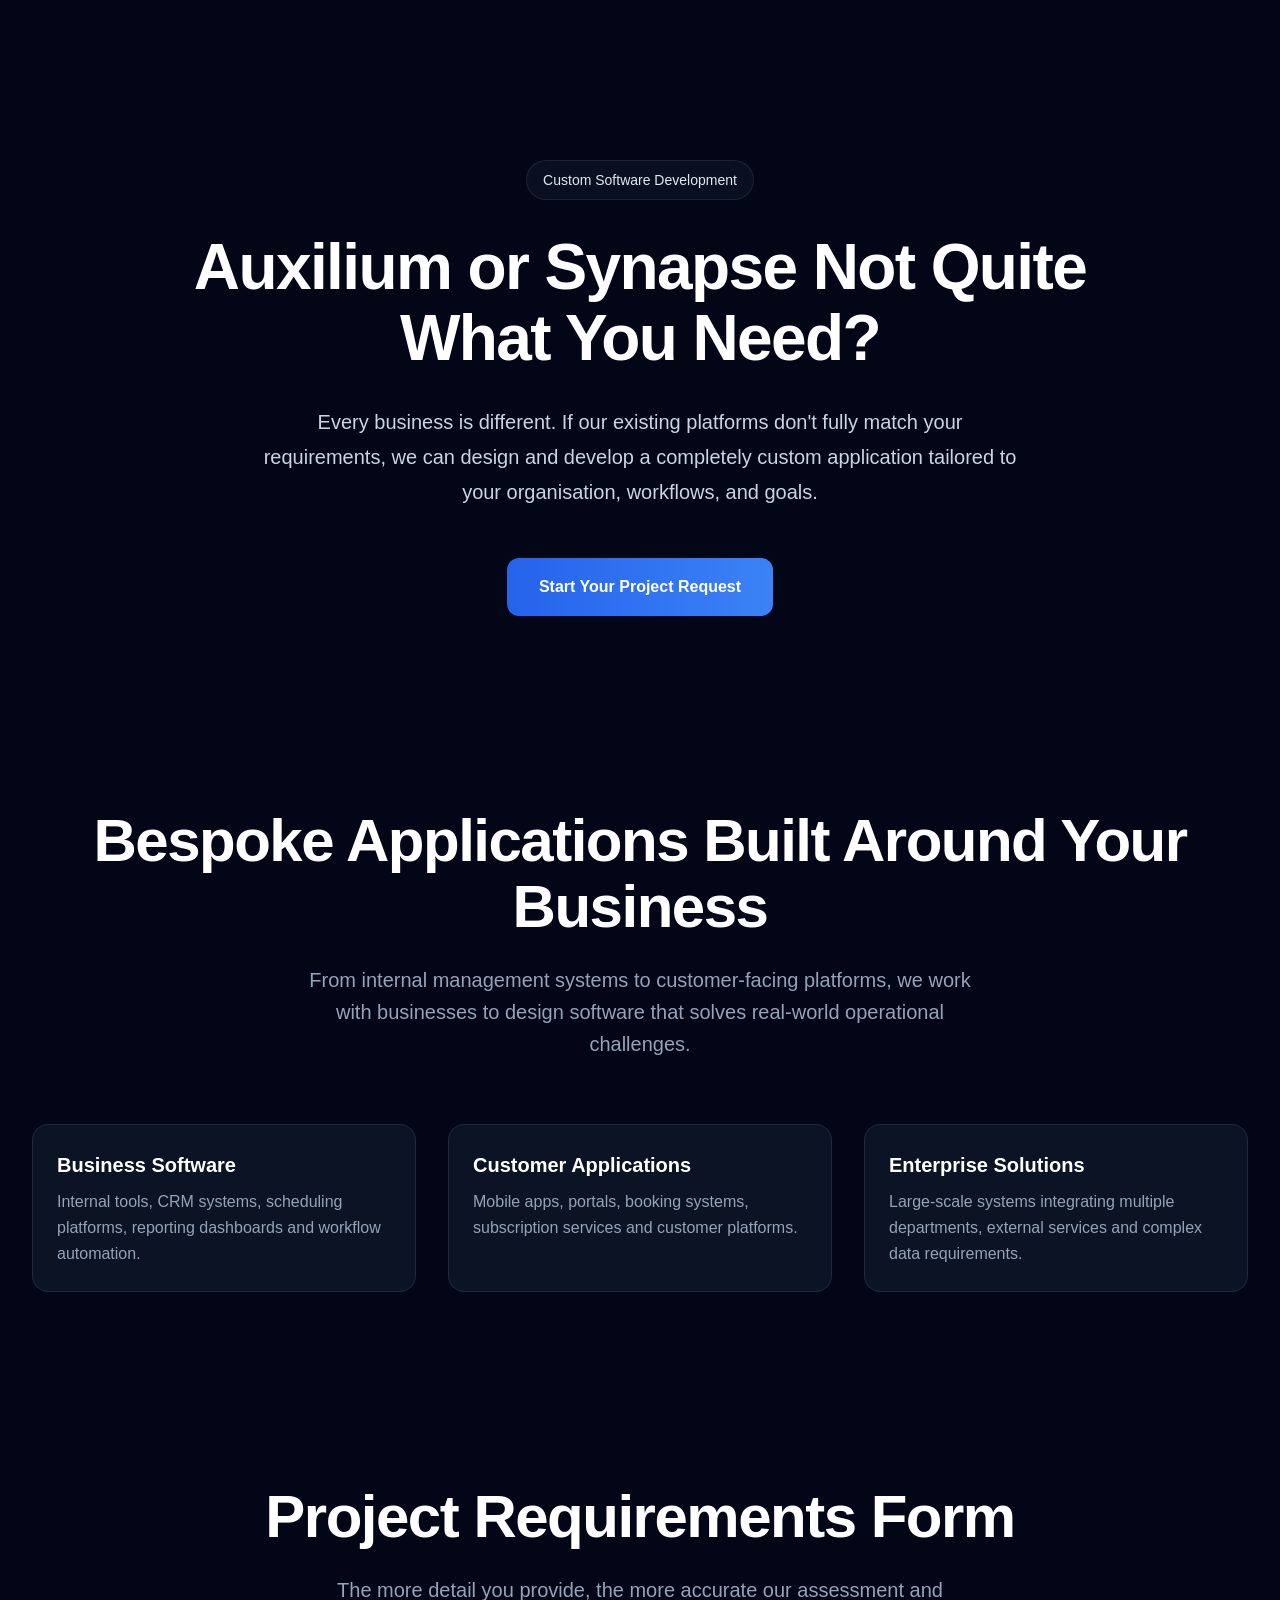
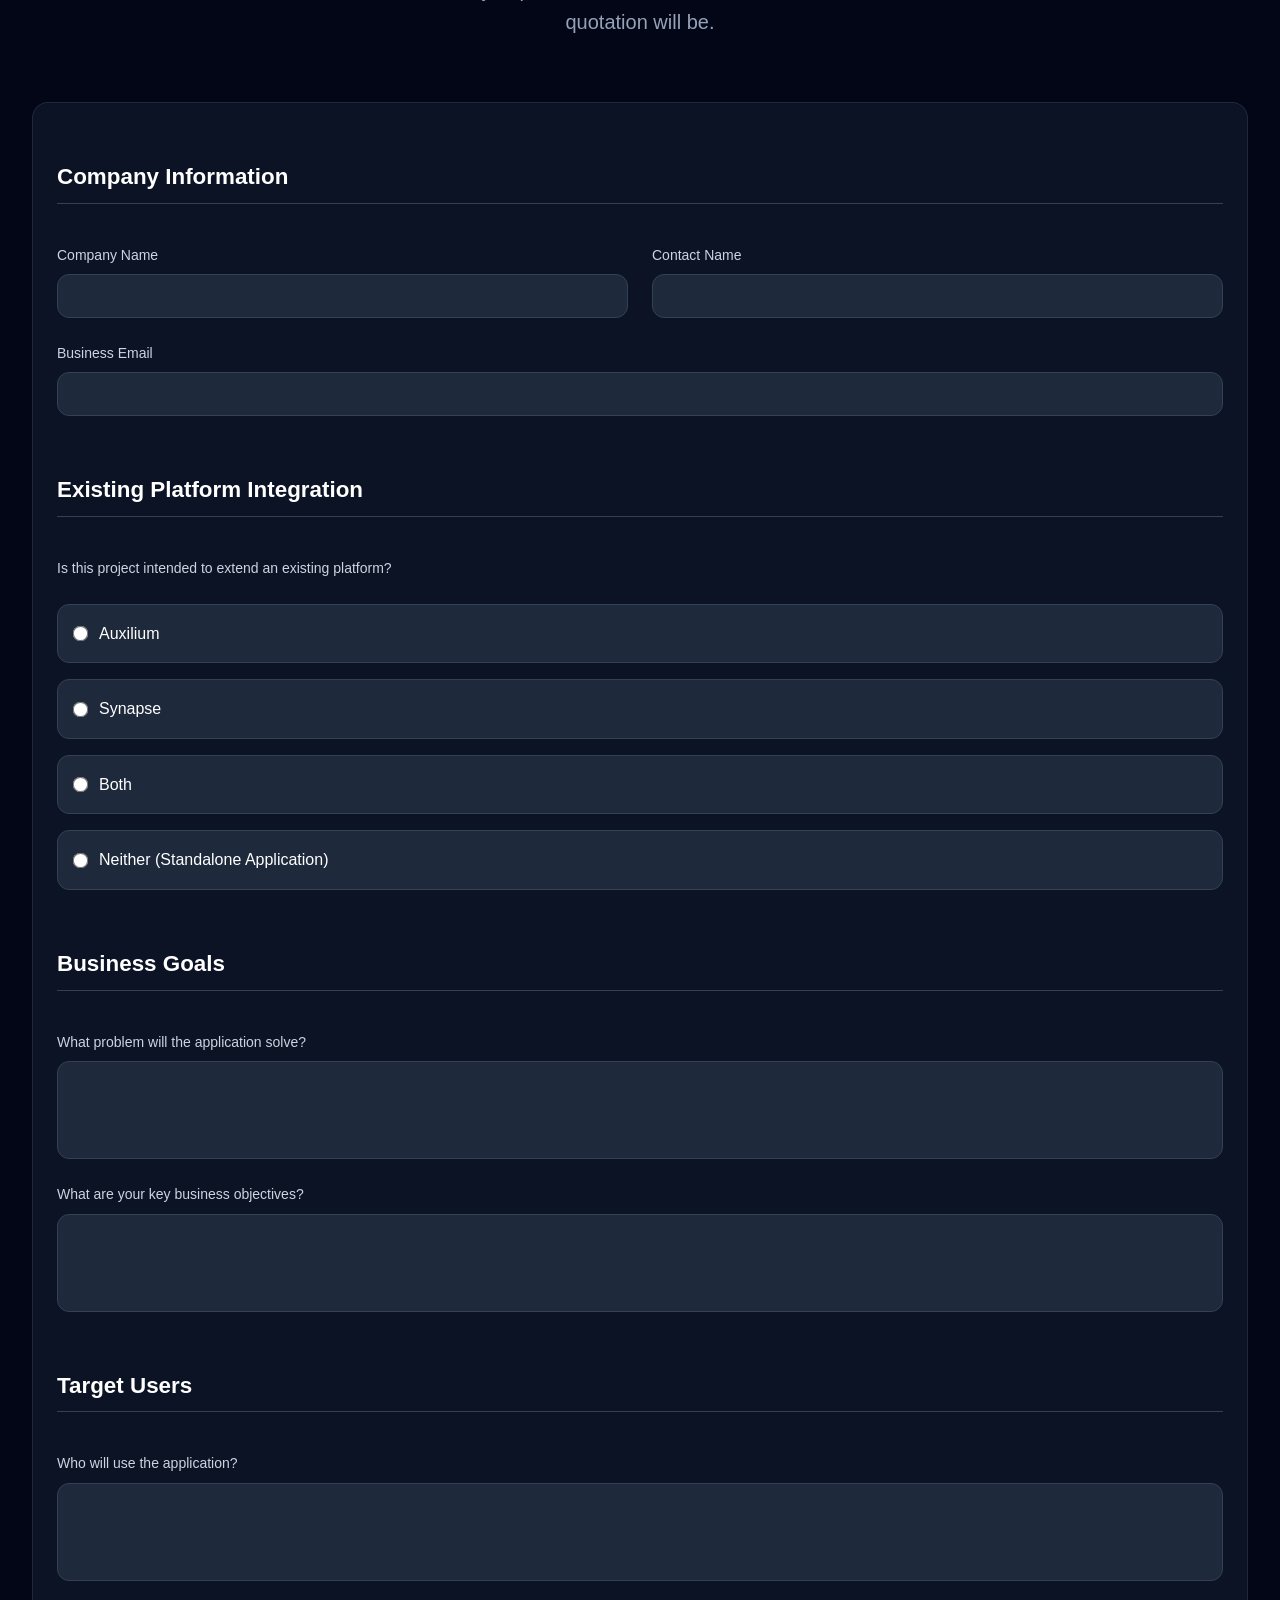
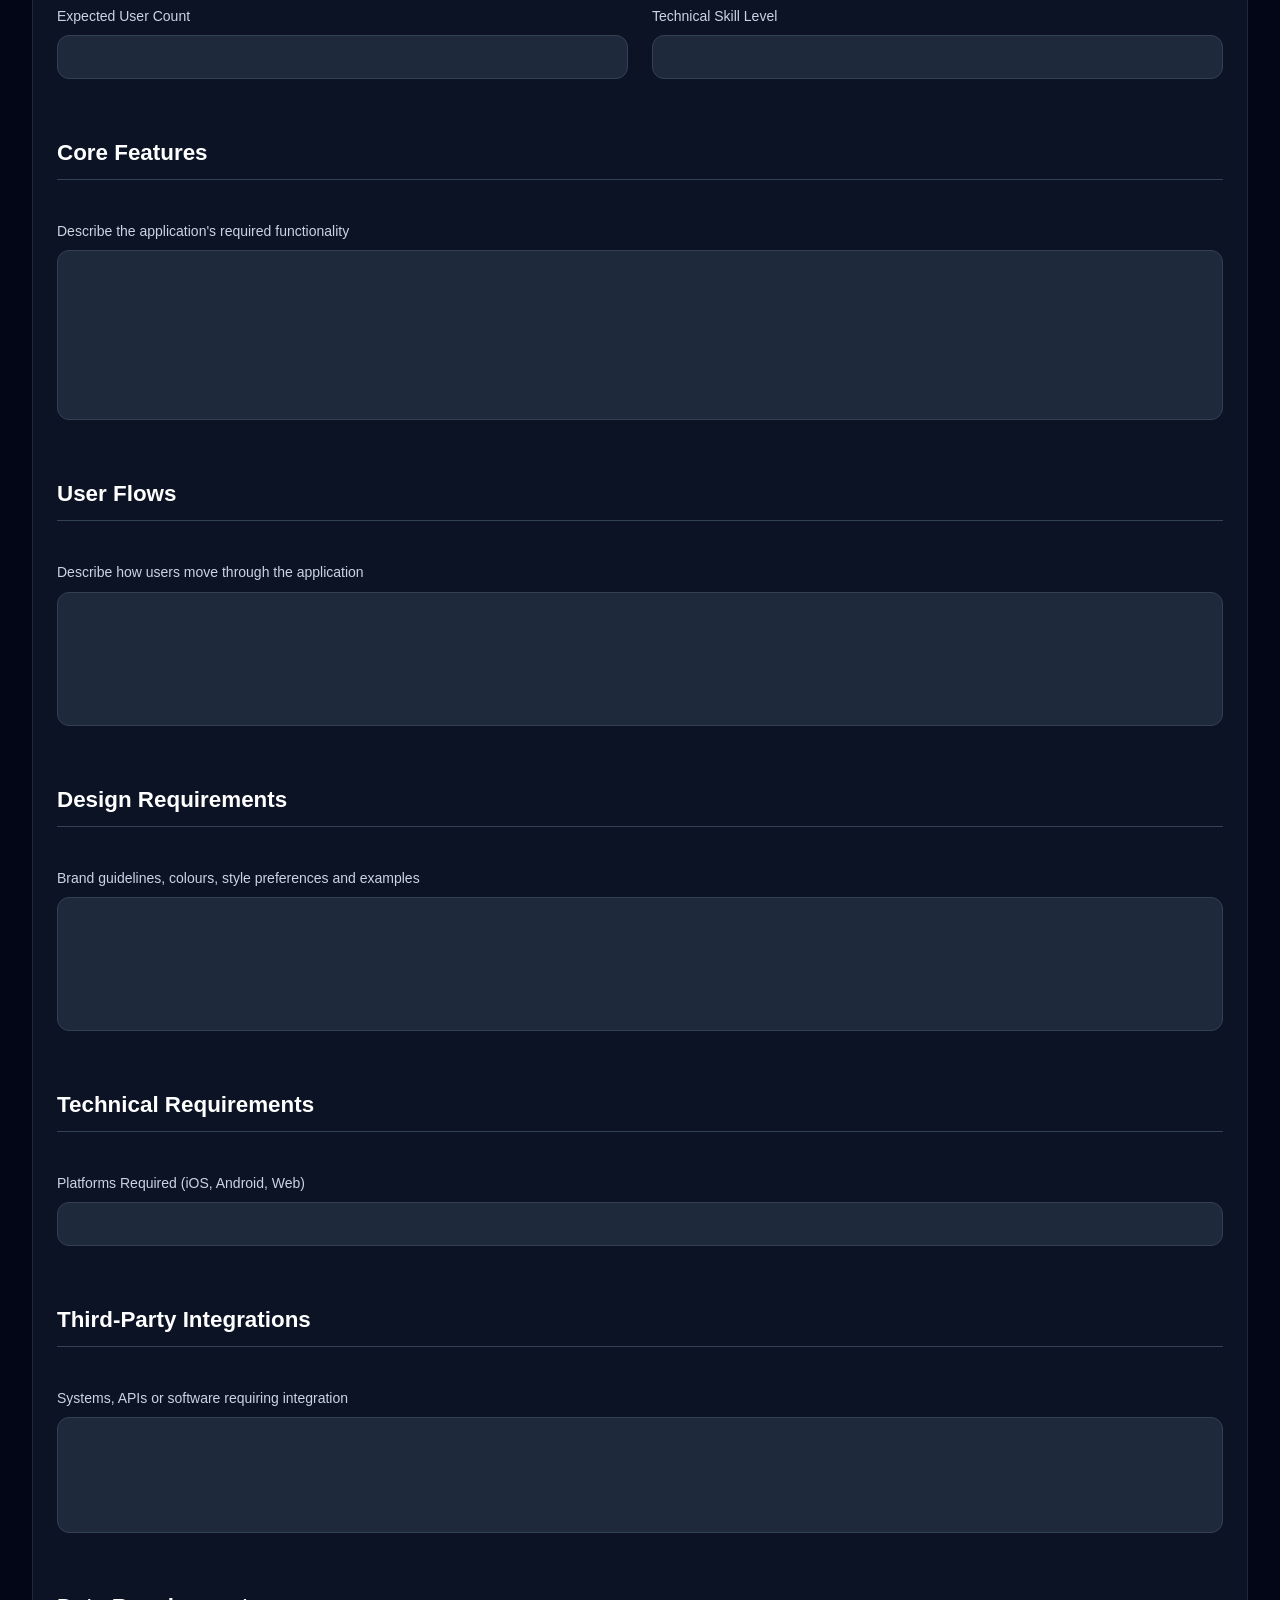
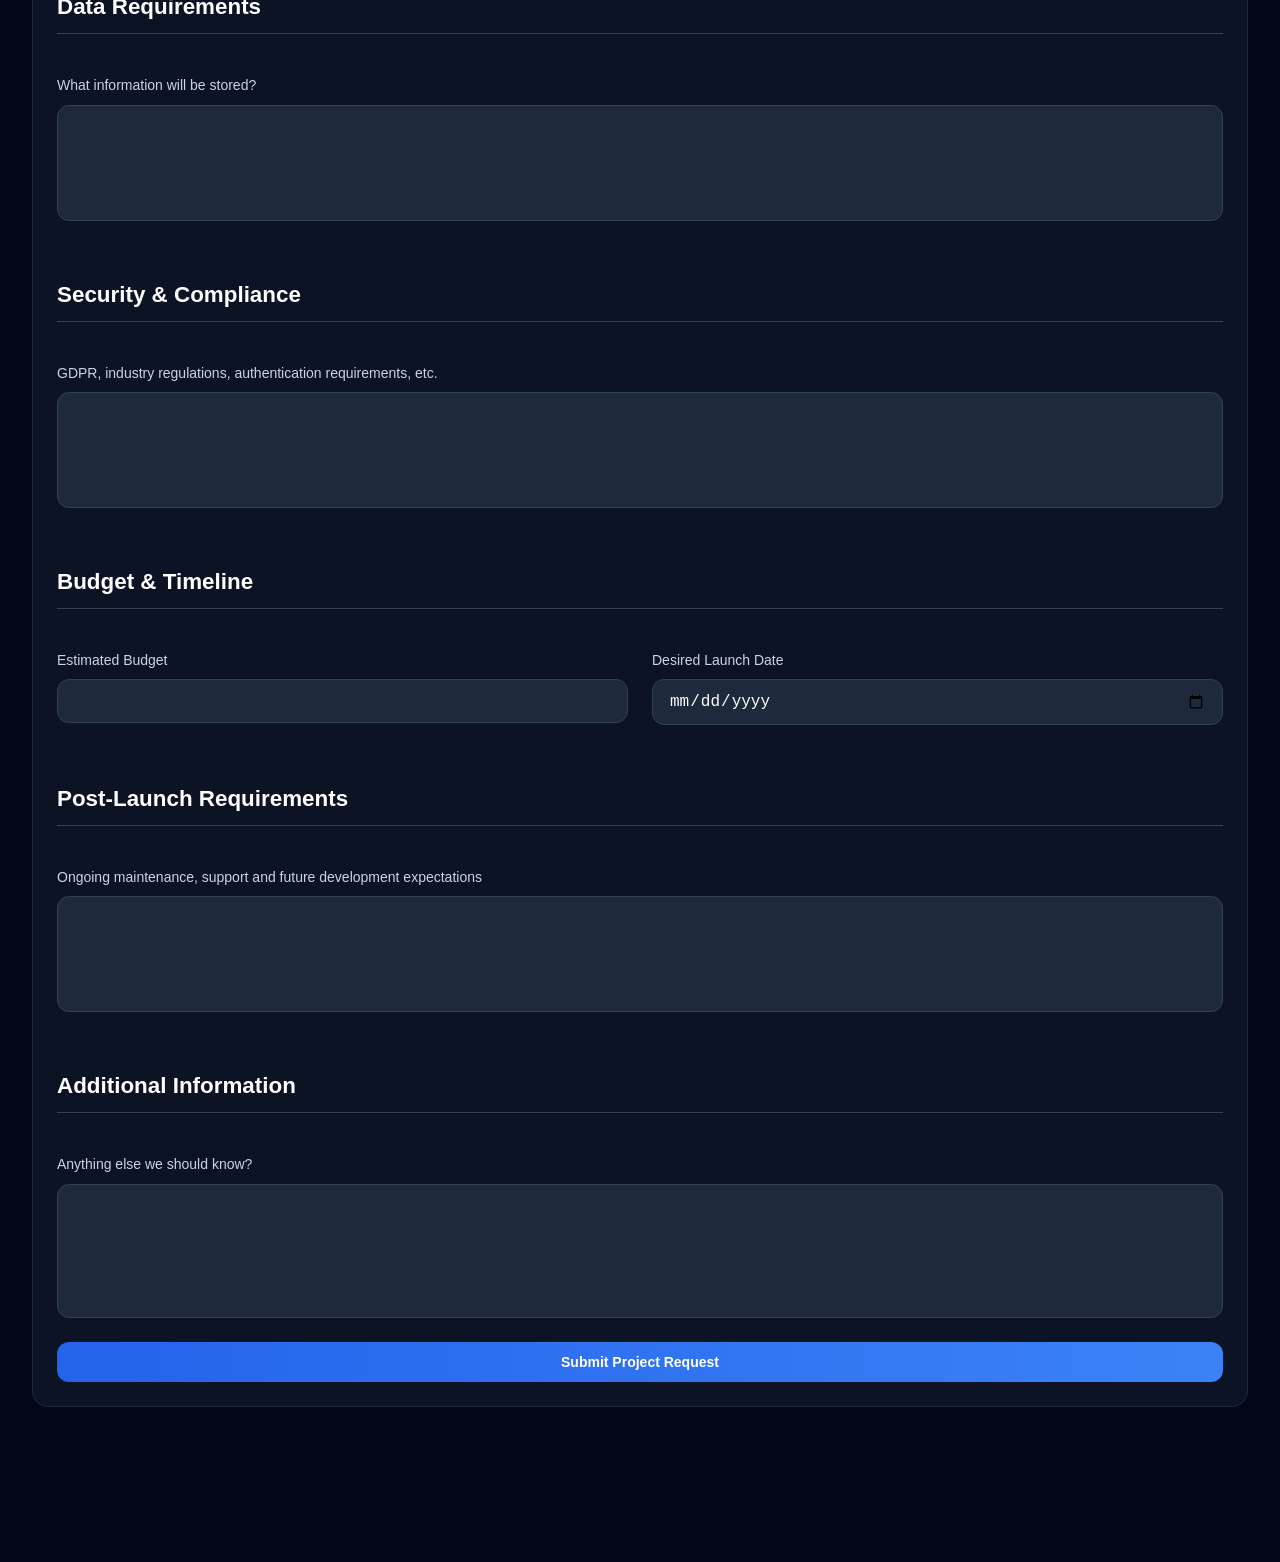
<file: custom-options.html>
<!DOCTYPE html>
<html lang="en">
<head>
    <meta charset="UTF-8">
    <meta name="viewport" content="width=device-width, initial-scale=1.0">
    <title>custom-apps</title>
    <link rel="stylesheet" href="style.css">
    <link rel="icon" type="image/png" href="company-logo.png">
</head>
<body>
    <section class="custom-app-hero">
  <div class="container">
    <div class="hero-content">

      <div class="hero-badge glass-light">
        Custom Software Development
      </div>

      <h1 class="hero-title">
        Auxilium or Synapse Not Quite What You Need?
      </h1>

      <p class="hero-subtitle">
        Every business is different. If our existing platforms don't fully
        match your requirements, we can design and develop a completely custom
        application tailored to your organisation, workflows, and goals.
      </p>

      <a href="#project-form" class="btn btn-primary btn-lg">
        Start Your Project Request
      </a>

    </div>
  </div>
</section>

    <section class="custom-intro">
  <div class="container">

    <div class="section-header">
      <h2 class="section-title">
        Bespoke Applications Built Around Your Business
      </h2>

      <p class="section-subtitle">
        From internal management systems to customer-facing platforms,
        we work with businesses to design software that solves real-world
        operational challenges.
      </p>
    </div>

    <div class="features-grid">

      <div class="feature-card">
        <h3 class="feature-card-title">Business Software</h3>
        <p class="feature-card-desc">
          Internal tools, CRM systems, scheduling platforms,
          reporting dashboards and workflow automation.
        </p>
      </div>

      <div class="feature-card">
        <h3 class="feature-card-title">Customer Applications</h3>
        <p class="feature-card-desc">
          Mobile apps, portals, booking systems,
          subscription services and customer platforms.
        </p>
      </div>

      <div class="feature-card">
        <h3 class="feature-card-title">Enterprise Solutions</h3>
        <p class="feature-card-desc">
          Large-scale systems integrating multiple departments,
          external services and complex data requirements.
        </p>
      </div>

    </div>

  </div>
</section>

<section id="project-form" class="project-request" >
  <div class="container">

    <div class="section-header">
      <h2 class="section-title">Project Requirements Form</h2>
      <p class="section-subtitle">
        The more detail you provide, the more accurate our assessment
        and quotation will be.
      </p>
    </div>

    <div class="contact-form-wrapper">

      <form class="project-form" action="https://formspree.io/f/xnjyydzo" method="post">

         <input type="hidden" name="_subject" value="New Custom App Request">
  <input type="hidden" name="_captcha" value="false">
  <input type="hidden" name="_next" value="thankyou.html">
        <!-- Company Information -->

<h3 class="form-section-title">Company Information</h3>

<div class="form-row">
  <div class="form-group">
    <label class="form-label">Company Name</label>
    <input type="text" name="company_name" class="form-input" required>
  </div>

  <div class="form-group">
    <label class="form-label">Contact Name</label>
    <input type="text" name="contact_name" class="form-input" required>
  </div>
</div>

<div class="form-group">
  <label class="form-label">Business Email</label>
  <input type="email" name="email" class="form-input" required>
</div>

<!-- Platform Integration -->

<h3 class="form-section-title">Existing Platform Integration</h3>

<div class="form-group">
  <label class="form-label">
    Is this project intended to extend an existing platform?
  </label>

  <div class="checkbox-group">
    <label class="checkbox-option">
      <input type="radio" name="platform" value="Auxilium">
      <span>Auxilium</span>
    </label>

    <label class="checkbox-option">
      <input type="radio" name="platform" value="Synapse">
      <span>Synapse</span>
    </label>

    <label class="checkbox-option">
      <input type="radio" name="platform" value="Both">
      <span>Both</span>
    </label>

    <label class="checkbox-option">
      <input type="radio" name="platform" value="None">
      <span>Neither (Standalone Application)</span>
    </label>
  </div>
</div>

<!-- Business Goals -->

<h3 class="form-section-title">Business Goals</h3>

<div class="form-group">
  <label class="form-label">
    What problem will the application solve?
  </label>
  <textarea name="problem_to_solve" class="form-input form-textarea" rows="4"></textarea>
</div>

<div class="form-group">
  <label class="form-label">
    What are your key business objectives?
  </label>
  <textarea name="business_objectives" class="form-input form-textarea" rows="4"></textarea>
</div>

<!-- Target Users -->

<h3 class="form-section-title">Target Users</h3>

<div class="form-group">
  <label class="form-label">
    Who will use the application?
  </label>
  <textarea name="target_users" class="form-input form-textarea" rows="4"></textarea>
</div>

<div class="form-row">
  <div class="form-group">
    <label class="form-label">Expected User Count</label>
    <input type="text" name="expected_users" class="form-input">
  </div>

  <div class="form-group">
    <label class="form-label">Technical Skill Level</label>
    <input type="text" name="technical_skill_level" class="form-input">
  </div>
</div>

<!-- Features -->

<h3 class="form-section-title">Core Features</h3>

<div class="form-group">
  <label class="form-label">
    Describe the application's required functionality
  </label>
  <textarea name="core_features" class="form-input form-textarea" rows="8"></textarea>
</div>

<!-- User Flows -->

<h3 class="form-section-title">User Flows</h3>

<div class="form-group">
  <label class="form-label">
    Describe how users move through the application
  </label>
  <textarea name="user_flows" class="form-input form-textarea" rows="6"></textarea>
</div>

<!-- Design -->

<h3 class="form-section-title">Design Requirements</h3>

<div class="form-group">
  <label class="form-label">
    Brand guidelines, colours, style preferences and examples
  </label>
  <textarea name="design_requirements" class="form-input form-textarea" rows="6"></textarea>
</div>

<!-- Technical -->

<h3 class="form-section-title">Technical Requirements</h3>

<div class="form-group">
  <label class="form-label">
    Platforms Required (iOS, Android, Web)
  </label>
  <input type="text" name="platforms_required" class="form-input">
</div>

<!-- Integrations -->

<h3 class="form-section-title">Third-Party Integrations</h3>

<div class="form-group">
  <label class="form-label">
    Systems, APIs or software requiring integration
  </label>
  <textarea name="integrations" class="form-input form-textarea" rows="5"></textarea>
</div>

<!-- Data -->

<h3 class="form-section-title">Data Requirements</h3>

<div class="form-group">
  <label class="form-label">
    What information will be stored?
  </label>
  <textarea name="data_requirements" class="form-input form-textarea" rows="5"></textarea>
</div>

<!-- Security -->

<h3 class="form-section-title">Security & Compliance</h3>

<div class="form-group">
  <label class="form-label">
    GDPR, industry regulations, authentication requirements, etc.
  </label>
  <textarea name="security_compliance" class="form-input form-textarea" rows="5"></textarea>
</div>

<!-- Budget -->

<h3 class="form-section-title">Budget & Timeline</h3>

<div class="form-row">
  <div class="form-group">
    <label class="form-label">Estimated Budget</label>
    <input type="text" name="budget" class="form-input">
  </div>

  <div class="form-group">
    <label class="form-label">Desired Launch Date</label>
    <input type="date" name="launch_date" class="form-input">
  </div>
</div>

<!-- Maintenance -->

<h3 class="form-section-title">Post-Launch Requirements</h3>

<div class="form-group">
  <label class="form-label">
    Ongoing maintenance, support and future development expectations
  </label>
  <textarea name="maintenance_requirements" class="form-input form-textarea" rows="5"></textarea>
</div>

<!-- Additional -->

<h3 class="form-section-title">Additional Information</h3>

<div class="form-group">
  <label class="form-label">
    Anything else we should know?
  </label>
  <textarea name="additional_information" class="form-input form-textarea" rows="6"></textarea>
</div>

<button type="submit" class="btn btn-primary btn-full">
  Submit Project Request
</button>

      </form>

    </div>

  </div>
</section>
</body>
</html>
</file>
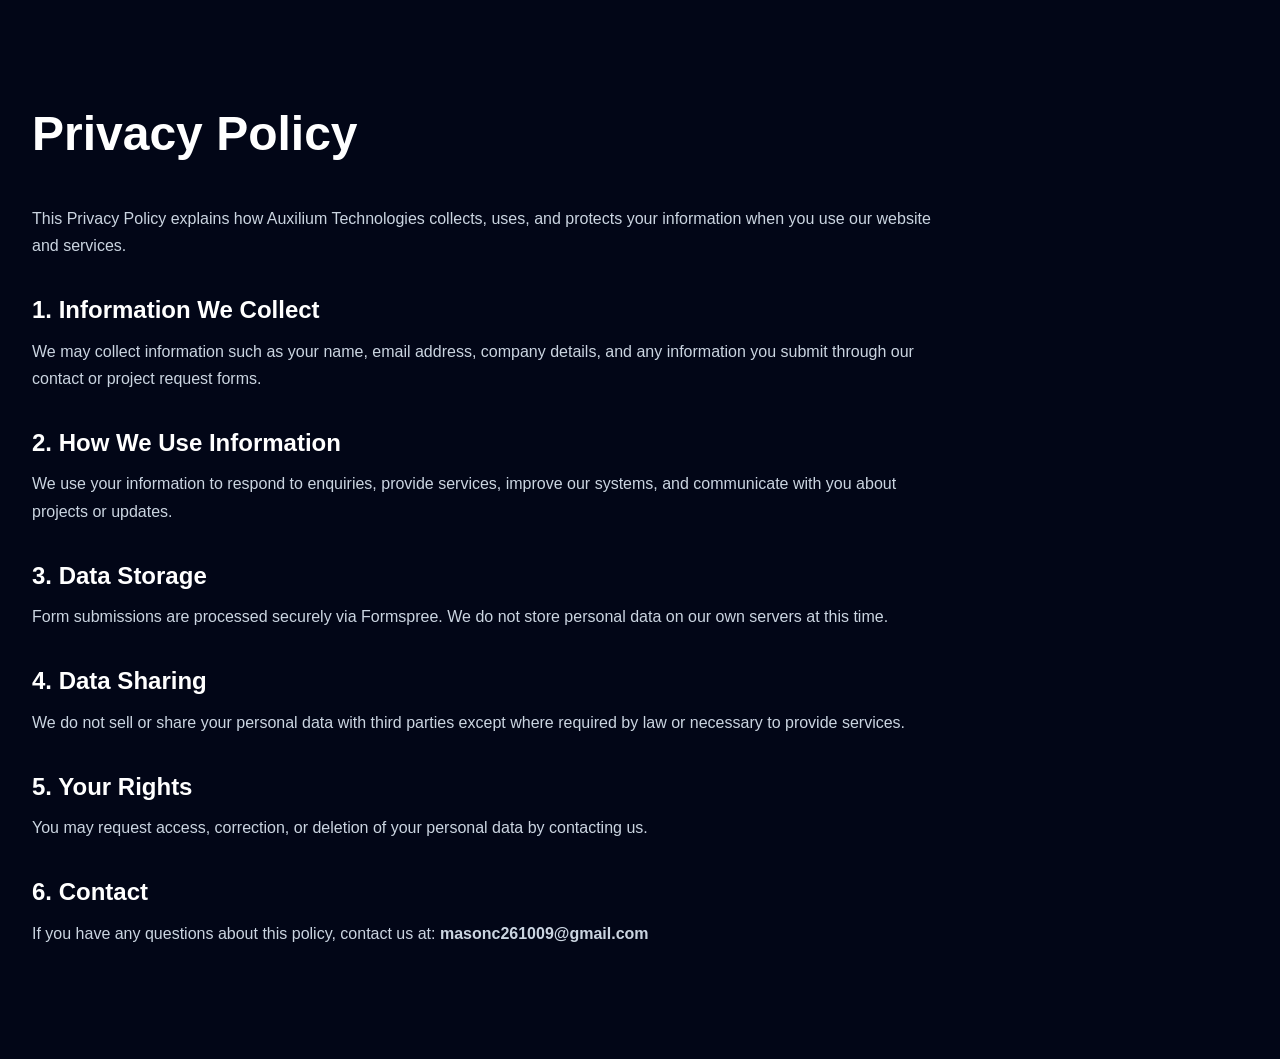
<file: privacy-policy.html>
<!DOCTYPE html>
<html lang="en">
<head>
  <meta charset="UTF-8">
  <meta name="viewport" content="width=device-width, initial-scale=1.0">
  <title>Privacy Policy | Auxilium Technologies</title>
  <link rel="stylesheet" href="style.css">
</head>

<body>

  <section class="legal-page">
    <div class="container">

      <h1 class="legal-title">Privacy Policy</h1>

      <p class="legal-text">
        This Privacy Policy explains how Auxilium Technologies collects, uses, and protects your information when you use our website and services.
      </p>

      <h2 class="legal-heading">1. Information We Collect</h2>
      <p class="legal-text">
        We may collect information such as your name, email address, company details, and any information you submit through our contact or project request forms.
      </p>

      <h2 class="legal-heading">2. How We Use Information</h2>
      <p class="legal-text">
        We use your information to respond to enquiries, provide services, improve our systems, and communicate with you about projects or updates.
      </p>

      <h2 class="legal-heading">3. Data Storage</h2>
      <p class="legal-text">
        Form submissions are processed securely via Formspree. We do not store personal data on our own servers at this time.
      </p>

      <h2 class="legal-heading">4. Data Sharing</h2>
      <p class="legal-text">
        We do not sell or share your personal data with third parties except where required by law or necessary to provide services.
      </p>

      <h2 class="legal-heading">5. Your Rights</h2>
      <p class="legal-text">
        You may request access, correction, or deletion of your personal data by contacting us.
      </p>

      <h2 class="legal-heading">6. Contact</h2>
      <p class="legal-text">
        If you have any questions about this policy, contact us at: <strong>masonc261009@gmail.com</strong>
      </p>

    </div>
  </section>

</body>
</html>
</file>
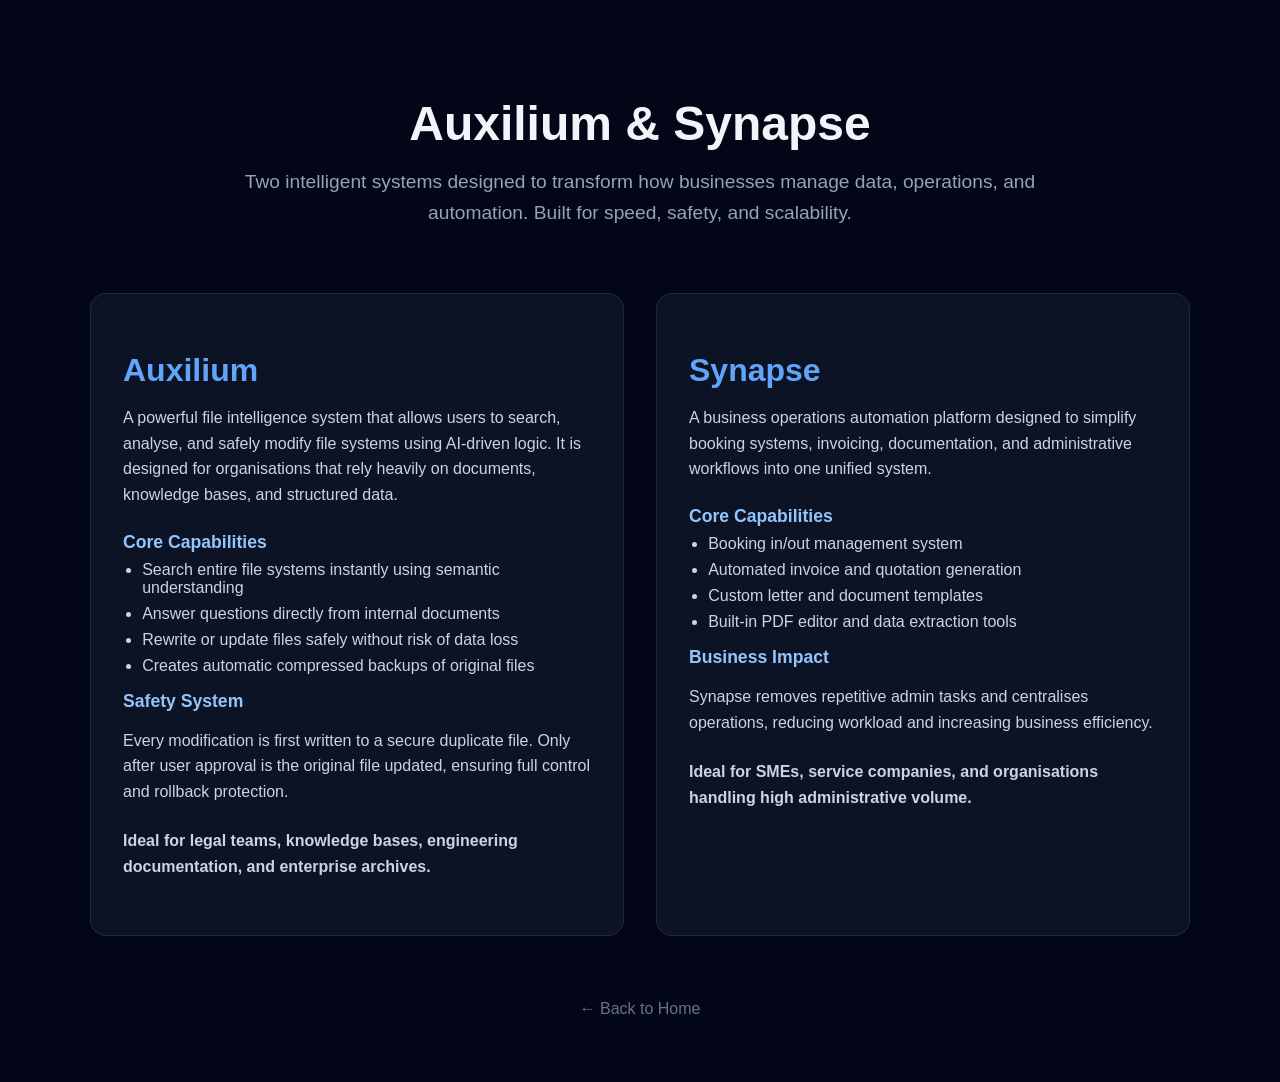
<file: products.html>
<!DOCTYPE html>
<html lang="en">
<head>
  <meta charset="UTF-8" />
  <meta name="viewport" content="width=device-width, initial-scale=1.0"/>
  <link rel="icon" type="image/png" href="company-logo.png">
  <title>Products | Auxilium & Synapse</title>

  <style>
    body {
      margin: 0;
      font-family: 'Inter', sans-serif;
      background: #020617;
      color: #f1f5f9;
    }

    .container {
      max-width: 1100px;
      margin: 0 auto;
      padding: 4rem 1.5rem;
    }

    h1 {
      font-size: 3rem;
      font-weight: 800;
      text-align: center;
      margin-bottom: 1rem;
    }

    .subtitle {
      text-align: center;
      color: #94a3b8;
      font-size: 1.2rem;
      max-width: 800px;
      margin: 0 auto 4rem;
      line-height: 1.6;
    }

    .grid {
      display: grid;
      gap: 2rem;
      grid-template-columns: repeat(auto-fit, minmax(300px, 1fr));
    }

    .card {
      background: rgba(15, 23, 42, 0.8);
      border: 1px solid rgba(51, 65, 85, 0.5);
      border-radius: 1rem;
      padding: 2rem;
      backdrop-filter: blur(10px);
      transition: transform 0.3s ease, border-color 0.3s ease;
    }

    .card:hover {
      transform: translateY(-6px);
      border-color: rgba(59, 130, 246, 0.4);
    }

    .card h2 {
      font-size: 2rem;
      margin-bottom: 1rem;
      color: #60a5fa;
    }

    .card p {
      color: #cbd5e1;
      line-height: 1.6;
      margin-bottom: 1.5rem;
    }

    .section-title {
      font-size: 1.1rem;
      font-weight: 700;
      margin-top: 1rem;
      margin-bottom: 0.5rem;
      color: #93c5fd;
    }

    ul {
      margin: 0;
      padding-left: 1.2rem;
      color: #cbd5e1;
    }

    li {
      margin-bottom: 0.5rem;
    }

    .highlight {
      color: #22d3ee;
      font-weight: 600;
    }

    .cta {
      text-align: center;
      margin-top: 4rem;
    }

    .btn {
      display: inline-block;
      padding: 0.9rem 1.5rem;
      background: linear-gradient(to right, #2563eb, #3b82f6);
      color: white;
      border-radius: 0.75rem;
      text-decoration: none;
      font-weight: 600;
      transition: transform 0.2s ease;
    }

    .btn:hover {
      transform: translateY(-2px);
    }

    .back {
      display: block;
      text-align: center;
      margin-top: 2rem;
      color: #64748b;
      text-decoration: none;
    }

    .back:hover {
      color: white;
    }
  </style>
</head>

<body>

  <div class="container">

    <h1>Auxilium & Synapse</h1>

    <p class="subtitle">
      Two intelligent systems designed to transform how businesses manage data, operations, and automation.
      Built for speed, safety, and scalability.
    </p>

    <div class="grid">

      <!-- AUXILIUM -->
      <div class="card">
        <h2>Auxilium</h2>

        <p>
          A powerful file intelligence system that allows users to search, analyse, and safely modify file systems using AI-driven logic.
          It is designed for organisations that rely heavily on documents, knowledge bases, and structured data.
        </p>

        <div class="section-title">Core Capabilities</div>
        <ul>
          <li>Search entire file systems instantly using semantic understanding</li>
          <li>Answer questions directly from internal documents</li>
          <li>Rewrite or update files safely without risk of data loss</li>
          <li>Creates automatic compressed backups of original files</li>
        </ul>

        <div class="section-title">Safety System</div>
        <p>
          Every modification is first written to a secure duplicate file.
          Only after user approval is the original file updated, ensuring full control and rollback protection.
        </p>

        <p class="highlight">
          Ideal for legal teams, knowledge bases, engineering documentation, and enterprise archives.
        </p>
      </div>

      <!-- SYNAPSE -->
      <div class="card">
        <h2>Synapse</h2>

        <p>
          A business operations automation platform designed to simplify booking systems, invoicing,
          documentation, and administrative workflows into one unified system.
        </p>

        <div class="section-title">Core Capabilities</div>
        <ul>
          <li>Booking in/out management system</li>
          <li>Automated invoice and quotation generation</li>
          <li>Custom letter and document templates</li>
          <li>Built-in PDF editor and data extraction tools</li>
        </ul>

        <div class="section-title">Business Impact</div>
        <p>
          Synapse removes repetitive admin tasks and centralises operations,
          reducing workload and increasing business efficiency.
        </p>

        <p class="highlight">
          Ideal for SMEs, service companies, and organisations handling high administrative volume.
        </p>
      </div>

    </div>

    <div class="cta">

      <a href="index.html" class="back">← Back to Home</a>
    </div>

  </div>

</body>
</html>
</file>
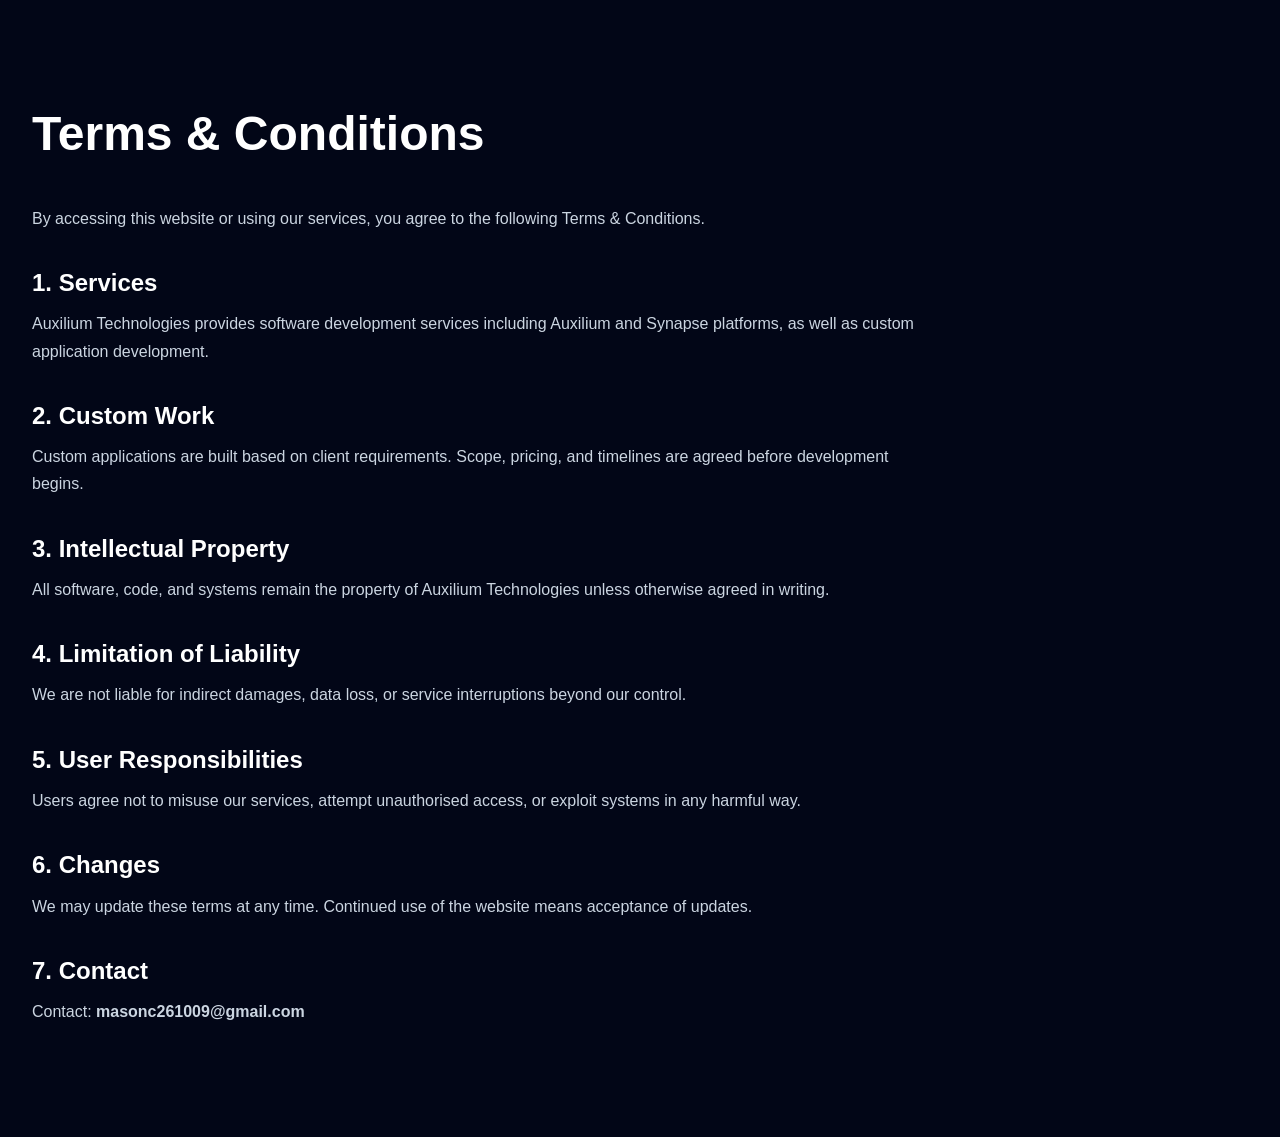
<file: terms.html>
<!DOCTYPE html>
<html lang="en">
<head>
  <meta charset="UTF-8">
  <meta name="viewport" content="width=device-width, initial-scale=1.0">
  <title>Terms & Conditions | Auxilium Technologies</title>
  <link rel="stylesheet" href="style.css">
</head>

<body>

  <section class="legal-page">
    <div class="container">

      <h1 class="legal-title">Terms & Conditions</h1>

      <p class="legal-text">
        By accessing this website or using our services, you agree to the following Terms & Conditions.
      </p>

      <h2 class="legal-heading">1. Services</h2>
      <p class="legal-text">
        Auxilium Technologies provides software development services including Auxilium and Synapse platforms, as well as custom application development.
      </p>

      <h2 class="legal-heading">2. Custom Work</h2>
      <p class="legal-text">
        Custom applications are built based on client requirements. Scope, pricing, and timelines are agreed before development begins.
      </p>

      <h2 class="legal-heading">3. Intellectual Property</h2>
      <p class="legal-text">
        All software, code, and systems remain the property of Auxilium Technologies unless otherwise agreed in writing.
      </p>

      <h2 class="legal-heading">4. Limitation of Liability</h2>
      <p class="legal-text">
        We are not liable for indirect damages, data loss, or service interruptions beyond our control.
      </p>

      <h2 class="legal-heading">5. User Responsibilities</h2>
      <p class="legal-text">
        Users agree not to misuse our services, attempt unauthorised access, or exploit systems in any harmful way.
      </p>

      <h2 class="legal-heading">6. Changes</h2>
      <p class="legal-text">
        We may update these terms at any time. Continued use of the website means acceptance of updates.
      </p>

      <h2 class="legal-heading">7. Contact</h2>
      <p class="legal-text">
        Contact: <strong>masonc261009@gmail.com</strong>
      </p>

    </div>
  </section>

</body>
</html>
</file>
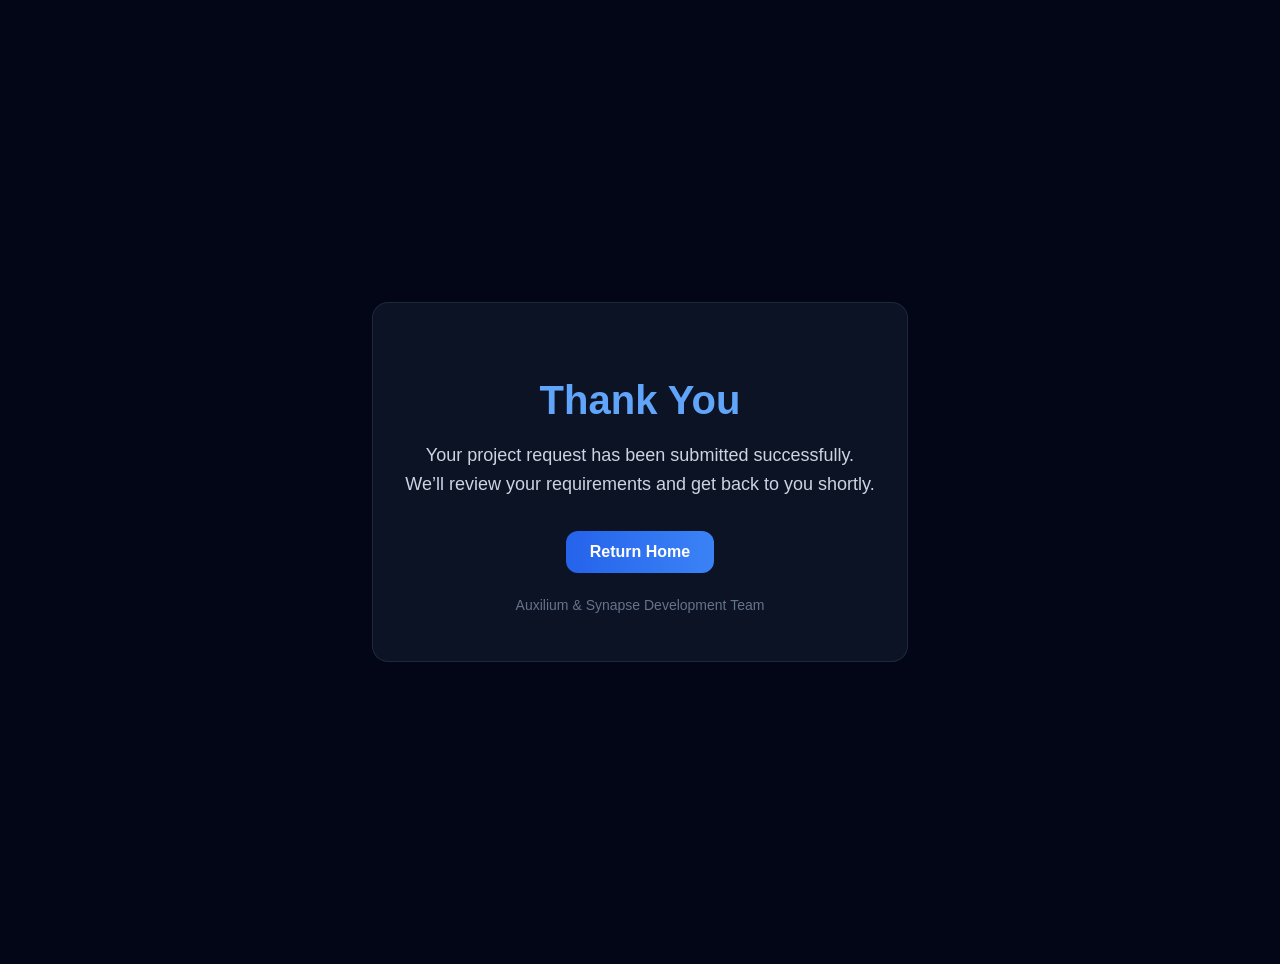
<file: thankyou.html>
<!DOCTYPE html>
<html lang="en">
<head>
  <meta charset="UTF-8" />
  <meta name="viewport" content="width=device-width, initial-scale=1.0" />
  <link rel="icon" type="image/png" href="company-logo.png">
  <title>Thank You</title>

  <style>
    body {
      margin: 0;
      font-family: 'Inter', -apple-system, BlinkMacSystemFont, 'Segoe UI', Roboto, sans-serif;
      background: #020617;
      color: #f1f5f9;
      display: flex;
      align-items: center;
      justify-content: center;
      min-height: 100vh;
      text-align: center;
      padding: 2rem;
    }

    .card {
      max-width: 600px;
      background: rgba(15, 23, 42, 0.8);
      border: 1px solid rgba(51, 65, 85, 0.5);
      border-radius: 1rem;
      padding: 3rem 2rem;
      backdrop-filter: blur(10px);
    }

    h1 {
      font-size: 2.5rem;
      margin-bottom: 1rem;
      color: #60a5fa;
    }

    p {
      color: #cbd5e1;
      font-size: 1.125rem;
      line-height: 1.6;
      margin-bottom: 2rem;
    }

    .btn {
      display: inline-block;
      padding: 0.75rem 1.5rem;
      border-radius: 0.75rem;
      background: linear-gradient(to right, #2563eb, #3b82f6);
      color: white;
      text-decoration: none;
      font-weight: 600;
      transition: transform 0.2s ease, box-shadow 0.2s ease;
    }

    .btn:hover {
      transform: translateY(-2px);
      box-shadow: 0 10px 20px rgba(59, 130, 246, 0.25);
    }

    .small {
      margin-top: 1.5rem;
      font-size: 0.875rem;
      color: #64748b;
    }
  </style>
</head>

<body>
  <div class="card">
    <h1>Thank You</h1>

    <p>
      Your project request has been submitted successfully.<br>
      We’ll review your requirements and get back to you shortly.
    </p>

    <a href="index.html" class="btn">Return Home</a>

    <div class="small">
      Auxilium & Synapse Development Team
    </div>
  </div>
</body>
</html>
</file>
<file: style.css>
/* CSS Variables */
:root {
  /* Primary Colors */
  --primary-300: #93c5fd;
  --primary-400: #60a5fa;
  --primary-500: #3b82f6;
  --primary-600: #2563eb;
  --primary-700: #1d4ed8;
  --primary-950: #172554;

  /* Accent Colors */
  --accent-300: #67e8f9;
  --accent-400: #22d3ee;
  --accent-500: #06b6d4;
  --accent-600: #0891b2;

  /* Dark Colors */
  --dark-100: #f1f5f9;
  --dark-200: #e2e8f0;
  --dark-300: #cbd5e1;
  --dark-400: #94a3b8;
  --dark-500: #64748b;
  --dark-600: #475569;
  --dark-700: #334155;
  --dark-800: #1e293b;
  --dark-900: #0f172a;
  --dark-950: #020617;
}

/* Reset & Base */
*, *::before, *::after {
  box-sizing: border-box;
  margin: 0;
  padding: 0;
}

html {
  scroll-behavior: smooth;
}

body {
  font-family: 'Inter', -apple-system, BlinkMacSystemFont, 'Segoe UI', Roboto, sans-serif;
  background-color: var(--dark-950);
  color: var(--dark-100);
  line-height: 1.6;
  -webkit-font-smoothing: antialiased;
  -moz-osx-font-smoothing: grayscale;
}

::selection {
  background-color: rgba(59, 130, 246, 0.3);
  color: white;
}

/* Utility Classes */
.hidden {
  display: none !important;
}

.container {
  max-width: 1280px;
  margin: 0 auto;
  padding: 0 1.5rem;
}

@media (min-width: 1024px) {
  .container {
    padding: 0 2rem;
  }
}

/* Animations */
@keyframes fadeIn {
  from { opacity: 0; }
  to { opacity: 1; }
}

@keyframes slideUp {
  from { opacity: 0; transform: translateY(20px); }
  to { opacity: 1; transform: translateY(0); }
}

@keyframes float {
  0%, 100% { transform: translateY(0); }
  50% { transform: translateY(-20px); }
}

@keyframes pulse {
  0%, 100% { opacity: 1; }
  50% { opacity: 0.5; }
}

@keyframes progressPulse {
  0%, 100% { opacity: 1; transform: scaleX(1); }
  50% { opacity: 0.7; transform: scaleX(0.95); }
}

.animate-fade-in {
  animation: fadeIn 0.5s ease-out forwards;
}

.animate-slide-up {
  animation: slideUp 0.5s ease-out forwards;
  opacity: 0;
}

.animate-float {
  animation: float 6s ease-in-out infinite;
}

.animate-pulse {
  animation: pulse 2s cubic-bezier(0.4, 0, 0.6, 1) infinite;
}

/* Background Effects */
.bg-effects {
  position: fixed;
  inset: 0;
  pointer-events: none;
  z-index: 0;
}

.bg-blob {
  position: absolute;
  border-radius: 50%;
  filter: blur(80px);
}

.bg-blob-1 {
  top: 0;
  left: 25%;
  width: 24rem;
  height: 24rem;
  background-color: rgba(59, 130, 246, 0.1);
}

.bg-blob-2 {
  top: 33%;
  right: 25%;
  width: 20rem;
  height: 20rem;
  background-color: rgba(6, 182, 212, 0.1);
}

.bg-blob-3 {
  bottom: 25%;
  left: 33%;
  width: 18rem;
  height: 18rem;
  background-color: rgba(37, 99, 235, 0.1);
}

.bg-radial {
  position: absolute;
  inset: 0;
  background: radial-gradient(ellipse at top, rgba(59, 130, 246, 0.08), transparent 50%);
}

/* Gradient Text */
.gradient-text {
  background: linear-gradient(to right, var(--primary-400), var(--primary-300), var(--accent-400));
  -webkit-background-clip: text;
  background-clip: text;
  -webkit-text-fill-color: transparent;
}

/* Buttons */
.btn {
  display: inline-flex;
  align-items: center;
  gap: 0.5rem;
  padding: 0.75rem 1.5rem;
  border-radius: 0.75rem;
  font-weight: 600;
  font-size: 0.875rem;
  cursor: pointer;
  transition: all 0.3s ease;
  border: none;
  text-decoration: none;
}

.btn-primary {
  background: linear-gradient(to right, var(--primary-600), var(--primary-500));
  color: white;
}

.btn-primary:hover {
  background: linear-gradient(to right, var(--primary-500), var(--primary-400));
  box-shadow: 0 10px 15px -3px rgba(59, 130, 246, 0.25);
  transform: translateY(-2px);
}

.btn-secondary {
  background-color: var(--dark-800);
  color: var(--dark-100);
  border: 1px solid var(--dark-600);
}

.btn-secondary:hover {
  background-color: var(--dark-700);
  border-color: rgba(59, 130, 246, 0.5);
}

.btn-lg {
  padding: 1rem 2rem;
  font-size: 1rem;
}

.btn-full {
  width: 100%;
  justify-content: center;
}

/* Glass Effect */
.glass {
  background: rgba(15, 23, 42, 0.5);
  backdrop-filter: blur(24px);
  -webkit-backdrop-filter: blur(24px);
  border: 1px solid rgba(51, 65, 85, 0.5);
}

.glass-light {
  background: rgba(30, 41, 59, 0.3);
  backdrop-filter: blur(16px);
  -webkit-backdrop-filter: blur(16px);
  border: 1px solid rgba(71, 85, 105, 0.3);
}

/* Card */
.card {
  background: rgba(15, 23, 42, 0.8);
  backdrop-filter: blur(8px);
  -webkit-backdrop-filter: blur(8px);
  border: 1px solid rgba(51, 65, 85, 0.5);
  border-radius: 1rem;
  transition: all 0.3s ease;
}

.card:hover {
  border-color: rgba(59, 130, 246, 0.3);
  box-shadow: 0 10px 15px -3px rgba(59, 130, 246, 0.1);
}

/* Navigation */
.navbar {
  position: fixed;
  top: 0;
  left: 0;
  right: 0;
  z-index: 50;
  padding: 1.5rem 0;
  transition: all 0.5s ease;
}

.navbar.scrolled {
  padding: 1rem 0;
}

.navbar.scrolled .nav-container {
  background: rgba(15, 23, 42, 0.5);
  backdrop-filter: blur(24px);
  -webkit-backdrop-filter: blur(24px);
  border: 1px solid rgba(51, 65, 85, 0.5);
  border-radius: 1rem;
  margin: 0 1.5rem;
  padding: 1rem 1.5rem;
}

@media (min-width: 1024px) {
  .navbar.scrolled .nav-container {
    margin: 0 2rem;
  }
}

.nav-container {
  max-width: 1280px;
  margin: 0 auto;
  transition: all 0.5s ease;
}

.nav-content {
  display: flex;
  align-items: center;
  justify-content: space-between;
  padding: 0 1.5rem;
}

@media (min-width: 1024px) {
  .nav-content {
    padding: 0 2rem;
  }
}

.logo {
  display: flex;
  align-items: center;
  gap: 0.75rem;
  text-decoration: none;
}

.logo-icon {
  width: 2.5rem;
  height: 2.5rem;
  border-radius: 0.75rem;
  background: transparent;
  display: flex;
  align-items: center;
  justify-content: center;
  overflow: hidden;
}

.logo:hover .logo-icon {
  box-shadow: 0 10px 15px -3px rgba(59, 130, 246, 0.4);
}

.logo-icon img {
  width: 100%;
  height: 100%;
  object-fit: contain;
  padding: 0.25rem;
}

.logo-text {
  font-size: 1.25rem;
  font-weight: 700;
  color: white;
  letter-spacing: -0.025em;
}

.logo-accent {
  color: var(--primary-400);
}

.nav-links {
  display: none;
  align-items: center;
  gap: 2rem;
}

@media (min-width: 768px) {
  .nav-links {
    display: flex;
  }
}

.nav-link {
  color: var(--dark-300);
  font-weight: 500;
  text-decoration: none;
  transition: color 0.3s ease;
}

.nav-link:hover {
  color: white;
}

.nav-actions {
  display: none;
  align-items: center;
  gap: 1rem;
}

@media (min-width: 768px) {
  .nav-actions {
    display: flex;
  }
}

.mobile-menu-btn {
  display: flex;
  padding: 0.5rem;
  background: none;
  border: none;
  color: var(--dark-300);
  cursor: pointer;
  transition: color 0.3s ease;
}

.mobile-menu-btn:hover {
  color: white;
}

@media (min-width: 768px) {
  .mobile-menu-btn {
    display: none;
  }
}

.mobile-menu-btn svg {
  width: 1.5rem;
  height: 1.5rem;
}

.mobile-menu {
  margin-top: 1rem;
  padding: 1.5rem;
  display: flex;
  flex-direction: column;
  gap: 1rem;
  animation: fadeIn 0.3s ease-out;
}

.mobile-link {
  color: var(--dark-200);
  font-weight: 500;
  text-decoration: none;
  padding: 0.5rem 0;
  transition: color 0.3s ease;
}

.mobile-link:hover {
  color: white;
}

.mobile-divider {
  border: none;
  border-top: 1px solid var(--dark-700);
  margin: 0.5rem 0;
}

/* Hero Section */
.hero {
  position: relative;
  padding-top: 8rem;
  padding-bottom: 6rem;
  z-index: 1;
}

@media (min-width: 1024px) {
  .hero {
    padding-top: 10rem;
    padding-bottom: 8rem;
  }
}

.hero-content {
  text-align: center;
  max-width: 64rem;
  margin: 0 auto;
}

.hero-badge {
  display: inline-flex;
  align-items: center;
  gap: 0.5rem;
  padding: 0.5rem 1rem;
  border-radius: 9999px;
  margin-bottom: 2rem;
  color: var(--dark-200);
  font-size: 0.875rem;
  font-weight: 500;
}

.hero-badge svg {
  color: var(--primary-400);
}

.hero-title {
  font-size: 2.5rem;
  font-weight: 800;
  line-height: 1.1;
  letter-spacing: -0.025em;
  color: white;
  margin-bottom: 2rem;
}

@media (min-width: 768px) {
  .hero-title {
    font-size: 3.5rem;
  }
}

@media (min-width: 1024px) {
  .hero-title {
    font-size: 4rem;
  }
}

.hero-subtitle {
  font-size: 1.125rem;
  color: var(--dark-300);
  max-width: 48rem;
  margin: 0 auto 3rem;
  line-height: 1.75;
}

@media (min-width: 768px) {
  .hero-subtitle {
    font-size: 1.25rem;
  }
}

.hero-actions {
  display: flex;
  flex-direction: column;
  align-items: center;
  gap: 1rem;
}

@media (min-width: 640px) {
  .hero-actions {
    flex-direction: row;
    justify-content: center;
  }
}

/* Stats */
.stats {
  display: grid;
  grid-template-columns: repeat(2, 1fr);
  gap: 2rem;
  max-width: 64rem;
  margin: 6rem auto 0;
}

@media (min-width: 768px) {
  .stats {
    grid-template-columns: repeat(4, 1fr);
  }
}

.stat {
  text-align: center;
}

.stat-value {
  font-size: 2rem;
  font-weight: 700;
  color: white;
  margin-bottom: 0.5rem;
}

@media (min-width: 768px) {
  .stat-value {
    font-size: 2.5rem;
  }
}

.stat-label {
  font-size: 0.875rem;
  color: var(--dark-400);
}

/* Section Styles */
.section-header {
  text-align: center;
  margin-bottom: 4rem;
}

.section-title {
  font-size: 2.5rem;
  font-weight: 800;
  line-height: 1.1;
  letter-spacing: -0.025em;
  color: white;
  margin-bottom: 1.5rem;
}

@media (min-width: 768px) {
  .section-title {
    font-size: 3rem;
  }
}

@media (min-width: 1024px) {
  .section-title {
    font-size: 3.75rem;
  }
}

.section-subtitle {
  font-size: 1.125rem;
  color: var(--dark-400);
  max-width: 42rem;
  margin: 0 auto;
}

@media (min-width: 768px) {
  .section-subtitle {
    font-size: 1.25rem;
  }
}

/* Products Section */
.products {
  position: relative;
  padding: 6rem 0;
  z-index: 1;
}

@media (min-width: 1024px) {
  .products {
    padding: 8rem 0;
  }
}

.product-tabs {
  display: flex;
  justify-content: center;
  margin-bottom: 3rem;
}

.product-tab {
  display: flex;
  align-items: center;
  gap: 0.5rem;
  padding: 0.75rem 1.5rem;
  background: transparent;
  border: none;
  border-radius: 0.5rem;
  font-weight: 600;
  color: var(--dark-300);
  cursor: pointer;
  transition: all 0.3s ease;
}

.product-tab:hover {
  color: white;
}

.product-tab.active {
  background: var(--primary-600);
  color: white;
  box-shadow: 0 10px 15px -3px rgba(59, 130, 246, 0.25);
}

.product-tab svg {
  width: 1.25rem;
  height: 1.25rem;
}

.product-content {
  display: grid;
  gap: 3rem;
  align-items: center;
}

@media (min-width: 1024px) {
  .product-content {
    grid-template-columns: repeat(2, 1fr);
  }
}

.product-content.active {
  animation: fadeIn 0.3s ease-out;
}

.product-badge {
  display: inline-flex;
  align-items: center;
  gap: 0.375rem;
  padding: 0.25rem 0.75rem;
  border-radius: 9999px;
  font-size: 0.875rem;
  font-weight: 500;
  margin-bottom: 1.5rem;
}

.badge-primary {
  background: rgba(59, 130, 246, 0.2);
  border: 1px solid rgba(59, 130, 246, 0.3);
  color: var(--primary-300);
}

.badge-primary svg {
  color: var(--primary-400);
}

.badge-accent {
  background: rgba(6, 182, 212, 0.2);
  border: 1px solid rgba(6, 182, 212, 0.3);
  color: var(--accent-300);
}

.badge-accent svg {
  color: var(--accent-400);
}

.product-title {
  font-size: 2rem;
  font-weight: 700;
  color: white;
  line-height: 1.2;
  margin-bottom: 1.5rem;
}

@media (min-width: 768px) {
  .product-title {
    font-size: 2.5rem;
  }
}

.product-description {
  font-size: 1.125rem;
  color: var(--dark-300);
  line-height: 1.75;
  margin-bottom: 2rem;
}

.feature-list {
  list-style: none;
  display: flex;
  flex-direction: column;
  gap: 1rem;
  margin-bottom: 1.5rem;
}

.feature-item {
  display: flex;
  align-items: center;
  gap: 0.75rem;
  color: var(--dark-200);
}

.feature-icon {
  width: 2rem;
  height: 2rem;
  border-radius: 0.5rem;
  display: flex;
  align-items: center;
  justify-content: center;
}

.icon-primary {
  background: rgba(59, 130, 246, 0.2);
  color: var(--primary-400);
}

.icon-accent {
  background: rgba(6, 182, 212, 0.2);
  color: var(--accent-400);
}

/* Product Visual */
.product-visual {
  position: relative;
}

.card-visual {
  aspect-ratio: 16/9;
  display: flex;
  align-items: center;
  justify-content: center;
  position: relative;
  overflow: hidden;
  background: rgba(15, 23, 42, 0.8);
  backdrop-filter: blur(8px);
  -webkit-backdrop-filter: blur(8px);
  border: 1px solid rgba(51, 65, 85, 0.5);
  border-radius: 1rem;
}

.visual-gradient {
  position: absolute;
  inset: 0;
}

.visual-gradient-primary {
  background: linear-gradient(to bottom right, rgba(37, 99, 235, 0.2), transparent);
}

.visual-gradient-accent {
  background: linear-gradient(to bottom right, rgba(6, 182, 212, 0.1), transparent);
}

.visual-content {
  position: relative;
  z-index: 1;
  text-align: center;
  padding: 2rem;
}

.brain-icon {
  width: 5rem;
  height: 5rem;
  margin: 0 auto 1.5rem;
  border-radius: 1rem;
  background: linear-gradient(to bottom right, var(--primary-500), var(--primary-700));
  display: flex;
  align-items: center;
  justify-content: center;
  box-shadow: 0 25px 50px -12px rgba(59, 130, 246, 0.3);
}

.brain-icon svg {
  width: 2.5rem;
  height: 2.5rem;
  color: white;
}

.progress-bars {
  display: flex;
  flex-direction: column;
  gap: 0.75rem;
  margin-bottom: 1.5rem;
}

.progress-bar {
  width: 12rem;
  height: 0.75rem;
  margin: 0 auto;
  background: var(--dark-700);
  border-radius: 9999px;
  overflow: hidden;
}

.progress-fill {
  height: 100%;
  background: linear-gradient(to right, var(--primary-500), var(--accent-500));
  border-radius: 9999px;
  animation: progressPulse 4s cubic-bezier(0.4, 0, 0.6, 1) infinite;
}

.progress-label {
  color: var(--dark-400);
  font-size: 0.875rem;
}

/* Calendar Visual */
.calendar-visual {
  position: relative;
  z-index: 1;
  width: 100%;
  padding: 1.5rem;
}

.calendar-header {
  display: flex;
  align-items: center;
  justify-content: space-between;
  margin-bottom: 1.5rem;
}

.calendar-icon-wrapper {
  display: flex;
  align-items: center;
  gap: 0.75rem;
}

.calendar-icon-wrapper > div:first-child {
  width: 2.5rem;
  height: 2.5rem;
  border-radius: 0.75rem;
  background: linear-gradient(to bottom right, var(--accent-500), var(--accent-600));
  display: flex;
  align-items: center;
  justify-content: center;
}

.calendar-icon-wrapper svg {
  width: 1.25rem;
  height: 1.25rem;
  color: white;
}

.calendar-title {
  font-weight: 600;
  color: white;
}

.live-indicator {
  display: flex;
  align-items: center;
  gap: 0.5rem;
}

.live-dot {
  width: 0.5rem;
  height: 0.5rem;
  border-radius: 50%;
  background: #22c55e;
  animation: pulse 2s cubic-bezier(0.4, 0, 0.6, 1) infinite;
}

.live-indicator span {
  font-size: 0.75rem;
  color: var(--dark-400);
}

.calendar-days {
  display: grid;
  grid-template-columns: repeat(7, 1fr);
  gap: 0.5rem;
  margin-bottom: 0.5rem;
}

.calendar-days span {
  text-align: center;
  font-size: 0.75rem;
  font-weight: 500;
  color: var(--dark-500);
}

.calendar-grid {
  display: grid;
  grid-template-columns: repeat(7, 1fr);
  gap: 0.5rem;
}

.calendar-cell {
  aspect-ratio: 1;
  display: flex;
  align-items: center;
  justify-content: center;
  font-size: 0.75rem;
  background: var(--dark-800);
  color: var(--dark-400);
  border-radius: 0.5rem;
}

.calendar-cell-booked {
  background: var(--primary-500);
  color: white;
}

.calendar-cell-accent {
  background: rgba(6, 182, 212, 0.3);
  color: var(--accent-300);
}

/* Features Section */
.features {
  position: relative;
  padding: 6rem 0;
  z-index: 1;
}

@media (min-width: 1024px) {
  .features {
    padding: 8rem 0;
  }
}

.features-bg {
  position: absolute;
  inset: 0;
  background: linear-gradient(to bottom, transparent, rgba(23, 37, 84, 0.2), transparent);
}

.features-grid {
  display: grid;
  gap: 2rem;
}

@media (min-width: 768px) {
  .features-grid {
    grid-template-columns: repeat(2, 1fr);
  }
}

@media (min-width: 1024px) {
  .features-grid {
    grid-template-columns: repeat(3, 1fr);
  }
}

.feature-card {
  padding: 1.5rem;
  background: rgba(15, 23, 42, 0.8);
  backdrop-filter: blur(8px);
  -webkit-backdrop-filter: blur(8px);
  border: 1px solid rgba(51, 65, 85, 0.5);
  border-radius: 1rem;
  transition: all 0.3s ease;
}

.feature-card:hover {
  border-color: rgba(59, 130, 246, 0.3);
  box-shadow: 0 10px 15px -3px rgba(59, 130, 246, 0.1);
  transform: translateY(-4px);
}

.feature-card-icon {
  width: 3rem;
  height: 3rem;
  border-radius: 0.75rem;
  background: linear-gradient(to bottom right, rgba(59, 130, 246, 0.2), rgba(37, 99, 235, 0.2));
  display: flex;
  align-items: center;
  justify-content: center;
  margin-bottom: 1rem;
  color: var(--primary-400);
  transition: background 0.3s ease;
}

.feature-card:hover .feature-card-icon {
  background: linear-gradient(to bottom right, rgba(59, 130, 246, 0.3), rgba(37, 99, 235, 0.3));
}

.feature-card-icon svg {
  width: 1.5rem;
  height: 1.5rem;
}

.feature-card-title {
  font-size: 1.25rem;
  font-weight: 600;
  color: white;
  margin-bottom: 0.5rem;
}

.feature-card-desc {
  color: var(--dark-400);
  line-height: 1.625;
}

/* About Section */
.about {
  position: relative;
  padding: 6rem 0;
  z-index: 1;
}

@media (min-width: 1024px) {
  .about {
    padding: 8rem 0;
  }
}

.about-grid {
  display: grid;
  gap: 4rem;
  align-items: center;
}

@media (min-width: 1024px) {
  .about-grid {
    grid-template-columns: repeat(2, 1fr);
  }
}

.about-description {
  font-size: 1.125rem;
  color: var(--dark-300);
  line-height: 1.75;
  margin-bottom: 2rem;
}

.about-points {
  display: flex;
  flex-direction: column;
  gap: 1.5rem;
}

.about-point {
  display: flex;
  gap: 1rem;
}

.about-check {
  flex-shrink: 0;
  width: 1.5rem;
  height: 1.5rem;
  border-radius: 50%;
  background: var(--primary-500);
  display: flex;
  align-items: center;
  justify-content: center;
  margin-top: 0.25rem;
}

.about-check svg {
  width: 1rem;
  height: 1rem;
  color: white;
}

.about-point-title {
  font-weight: 600;
  color: white;
  margin-bottom: 0.25rem;
}

.about-point-desc {
  color: var(--dark-400);
}

.about-visual {
  position: relative;
}

.icon-grid {
  aspect-ratio: 1;
  display: grid;
  grid-template-columns: repeat(3, 1fr);
  gap: 1rem;
  padding: 2rem;
  background: rgba(15, 23, 42, 0.8);
  backdrop-filter: blur(8px);
  -webkit-backdrop-filter: blur(8px);
  border: 1px solid rgba(51, 65, 85, 0.5);
  border-radius: 1rem;
  position: relative;
  overflow: hidden;
}

.icon-grid::before {
  content: '';
  position: absolute;
  inset: 0;
  background: linear-gradient(to bottom right, rgba(37, 99, 235, 0.1), transparent, rgba(6, 182, 212, 0.1));
}

.icon-cell {
  aspect-ratio: 1;
  border-radius: 0.75rem;
  background: var(--dark-800);
  display: flex;
  align-items: center;
  justify-content: center;
  color: var(--dark-300);
  cursor: pointer;
  transition: background 0.3s ease;
}

.icon-cell:hover {
  background: rgba(59, 130, 246, 0.2);
  color: var(--primary-400);
}

.icon-cell svg {
  animation: pulse 4s cubic-bezier(0.4, 0, 0.6, 1) infinite;
}

/* CTA Section */
.cta {
  position: relative;
  padding: 6rem 0;
  z-index: 1;
}

@media (min-width: 1024px) {
  .cta {
    padding: 8rem 0;
  }
}

.cta-card {
  padding: 3rem;
  background: rgba(15, 23, 42, 0.8);
  backdrop-filter: blur(8px);
  -webkit-backdrop-filter: blur(8px);
  border: 1px solid rgba(51, 65, 85, 0.5);
  border-radius: 1rem;
  position: relative;
  overflow: hidden;
  text-align: center;
}

@media (min-width: 768px) {
  .cta-card {
    padding: 4rem;
  }
}

.cta-bg {
  position: absolute;
  top: 0;
  left: 50%;
  transform: translateX(-50%) translateY(-50%);
  width: 31.25rem;
  height: 31.25rem;
  background: rgba(59, 130, 246, 0.1);
  border-radius: 50%;
  filter: blur(80px);
}

.cta-content {
  position: relative;
}

.cta-subtitle {
  font-size: 1.25rem;
  color: var(--dark-300);
  max-width: 42rem;
  margin: 0 auto 2.5rem;
}

.cta-actions {
  display: flex;
  flex-direction: column;
  align-items: center;
  gap: 1rem;
}

@media (min-width: 640px) {
  .cta-actions {
    flex-direction: row;
    justify-content: center;
  }
}

/* Contact Section */
.contact {
  position: relative;
  padding: 6rem 0;
  border-top: 1px solid var(--dark-800);
  z-index: 1;
}

@media (min-width: 1024px) {
  .contact {
    padding: 8rem 0;
  }
}

.contact-grid {
  display: grid;
  gap: 4rem;
}

@media (min-width: 1024px) {
  .contact-grid {
    grid-template-columns: repeat(2, 1fr);
  }
}

.contact-description {
  font-size: 1.125rem;
  color: var(--dark-300);
  margin-bottom: 2rem;
}

.contact-methods {
  display: flex;
  flex-direction: column;
  gap: 1.5rem;
}

.contact-method {
  display: flex;
  align-items: center;
  gap: 1rem;
}

.contact-method-icon {
  width: 3rem;
  height: 3rem;
  border-radius: 0.75rem;
  background: var(--dark-800);
  display: flex;
  align-items: center;
  justify-content: center;
  color: var(--primary-400);
}

.contact-method-label {
  font-size: 0.875rem;
  color: var(--dark-400);
}

.contact-method-value {
  font-weight: 500;
  color: white;
}

/* Contact Form */
.contact-form-wrapper {
  padding: 1.5rem;
  background: rgba(15, 23, 42, 0.8);
  backdrop-filter: blur(8px);
  -webkit-backdrop-filter: blur(8px);
  border: 1px solid rgba(51, 65, 85, 0.5);
  border-radius: 1rem;
}

.contact-form {
  display: flex;
  flex-direction: column;
  gap: 1.5rem;
}

.form-row {
  display: grid;
  gap: 1.5rem;
}

@media (min-width: 640px) {
  .form-row {
    grid-template-columns: repeat(2, 1fr);
  }
}

.form-group {
  display: flex;
  flex-direction: column;
}

.form-label {
  display: block;
  font-size: 0.875rem;
  font-weight: 500;
  color: var(--dark-300);
  margin-bottom: 0.5rem;
}

.form-input {
  width: 100%;
  padding: 0.75rem 1rem;
  background: var(--dark-800);
  border: 1px solid var(--dark-700);
  border-radius: 0.75rem;
  color: white;
  font-size: 1rem;
  outline: none;
  transition: border-color 0.3s ease;
}

.form-input::placeholder {
  color: var(--dark-500);
}

.form-input:focus {
  border-color: var(--primary-500);
}

.form-textarea {
  resize: none;
}

/* Footer */
.footer {
  border-top: 1px solid var(--dark-800);
  padding: 3rem 0;
}

.footer-grid {
  display: grid;
  gap: 3rem;
  margin-bottom: 3rem;
}

@media (min-width: 768px) {
  .footer-grid {
    grid-template-columns: repeat(4, 1fr);
  }
}

.footer-brand {
  grid-column: span 2;
}

.footer-tagline {
  color: var(--dark-400);
  max-width: 28rem;
  margin-top: 1rem;
}

.social-links {
  display: flex;
  gap: 1rem;
  margin-top: 1.5rem;
}

.social-link {
  width: 2.5rem;
  height: 2.5rem;
  border-radius: 0.5rem;
  background: var(--dark-800);
  display: flex;
  align-items: center;
  justify-content: center;
  color: var(--dark-400);
  transition: background 0.3s ease, color 0.3s ease;
}

.social-link:hover {
  background: var(--dark-700);
  color: white;
}

.footer-heading {
  font-weight: 600;
  color: white;
  margin-bottom: 1rem;
}

.footer-list {
  list-style: none;
  display: flex;
  flex-direction: column;
  gap: 0.75rem;
}

.footer-list a {
  color: var(--dark-400);
  text-decoration: none;
  transition: color 0.3s ease;
}

.footer-list a:hover {
  color: white;
}

.footer-bottom {
  border-top: 1px solid var(--dark-800);
  padding-top: 2rem;
  display: flex;
  flex-direction: column;
  align-items: center;
  gap: 1rem;
}

@media (min-width: 768px) {
  .footer-bottom {
    flex-direction: row;
    justify-content: space-between;
  }
}

.copyright {
  color: var(--dark-500);
  font-size: 0.875rem;
}

.footer-legal {
  display: flex;
  gap: 1.5rem;
}

.footer-legal a {
  font-size: 0.875rem;
  color: var(--dark-500);
  text-decoration: none;
  transition: color 0.3s ease;
}

.footer-legal a:hover {
  color: var(--dark-300);
}

/* Pricing Section */
.pricing {
  position: relative;
  padding: 6rem 0;
  z-index: 1;
}

@media (min-width: 1024px) {
  .pricing {
    padding: 8rem 0;
  }
}

.pricing-grid {
  display: grid;
  gap: 2rem;
}

@media (min-width: 1024px) {
  .pricing-grid {
    grid-template-columns: repeat(3, 1fr);
  }
}

.pricing-card {
  padding: 2rem;
  border-radius: 1rem;
  background: rgba(15, 23, 42, 0.8);
  backdrop-filter: blur(8px);
  -webkit-backdrop-filter: blur(8px);
  border: 1px solid rgba(51, 65, 85, 0.5);
  transition: all 0.3s ease;
  position: relative;
  overflow: hidden;
}

.pricing-card:hover {
  transform: translateY(-6px);
  border-color: rgba(59, 130, 246, 0.4);
  box-shadow: 0 20px 25px -5px rgba(59, 130, 246, 0.15);
}

.pricing-card.featured {
  border: 1px solid rgba(59, 130, 246, 0.6);
  background: rgba(37, 99, 235, 0.08);
}

.pricing-badge {
  position: absolute;
  top: 1rem;
  right: 1rem;
  background: var(--primary-600);
  color: white;
  font-size: 0.75rem;
  padding: 0.25rem 0.75rem;
  border-radius: 9999px;
}

.pricing-title {
  font-size: 1.25rem;
  font-weight: 600;
  color: white;
  margin-bottom: 0.5rem;
}

.pricing-price {
  font-size: 2.5rem;
  font-weight: 800;
  color: white;
  margin: 1rem 0;
}

.pricing-price span {
  font-size: 1rem;
  color: var(--dark-400);
  font-weight: 500;
}

.pricing-desc {
  color: var(--dark-400);
  margin-bottom: 1.5rem;
}

.pricing-features {
  list-style: none;
  display: flex;
  flex-direction: column;
  gap: 0.75rem;
  margin-bottom: 2rem;
}

.pricing-features li {
  color: var(--dark-200);
  display: flex;
  align-items: center;
  gap: 0.5rem;
}

.pricing-features li::before {
  content: "✓";
  color: var(--primary-400);
  font-weight: bold;
}

@media (min-width: 1024px) {
  .pricing-grid {
    grid-template-columns: repeat(auto-fit, minmax(250px, 1fr));
  }
}

/* Custom Solutions Section */
.custom-solutions {
  padding: 6rem 0;
  position: relative;
  z-index: 1;
}

@media (min-width: 1024px) {
  .custom-solutions {
    padding: 8rem 0;
  }
}

.custom-card {
  max-width: 900px;
  margin: 0 auto;
  text-align: center;
  padding: 3rem;
  background: rgba(15, 23, 42, 0.8);
  backdrop-filter: blur(8px);
  -webkit-backdrop-filter: blur(8px);
  border: 1px solid rgba(51, 65, 85, 0.5);
  border-radius: 1rem;
  transition: all 0.3s ease;
}

.custom-card:hover {
  border-color: rgba(59, 130, 246, 0.3);
  box-shadow: 0 10px 15px -3px rgba(59, 130, 246, 0.1);
}

.custom-title {
  font-size: 2rem;
  font-weight: 700;
  color: white;
  margin-bottom: 1.5rem;
}

.custom-description {
  color: var(--dark-300);
  font-size: 1.1rem;
  line-height: 1.8;
  margin-bottom: 1.5rem;
}

.custom-card .btn {
  margin-top: 1rem;
}

.custom-app-hero {
  padding: 10rem 0 6rem;
  text-align: center;
}

.custom-intro {
  padding: 6rem 0;
}

.project-request {
  padding: 6rem 0;
}

.form-section-title {
  font-size: 1.4rem;
  font-weight: 700;
  color: white;
  margin-top: 2rem;
  margin-bottom: 1rem;
  padding-bottom: .5rem;
  border-bottom: 1px solid var(--dark-700);
}

.project-form {
  display: flex;
  flex-direction: column;
  gap: 1.5rem;
}

.checkbox-group {
  display: grid;
  gap: 1rem;
  margin-top: 1rem;
}

.checkbox-option {
  display: flex;
  align-items: center;
  gap: 0.75rem;
  padding: 1rem;
  background: var(--dark-800);
  border: 1px solid var(--dark-700);
  border-radius: 0.75rem;
  cursor: pointer;
  transition: all 0.3s ease;
}

.checkbox-option:hover {
  border-color: var(--primary-500);
  background: rgba(59, 130, 246, 0.08);
}

.checkbox-option input[type="radio"] {
  accent-color: var(--primary-500);
  transform: scale(1.2);
}

.checkbox-option span {
  color: white;
  font-weight: 500;
}
/* Info CTA Section */
.info-cta {
  position: relative;
  padding: 6rem 0;
  z-index: 1;
}

.info-cta-card {
  padding: 3rem;
  text-align: center;
  border-radius: 1rem;
  position: relative;
  overflow: hidden;
}

.info-cta-title {
  font-size: 2rem;
  font-weight: 700;
  color: white;
  margin-bottom: 1rem;
}

.info-cta-subtitle {
  font-size: 1.125rem;
  color: var(--dark-300);
  max-width: 40rem;
  margin: 0 auto 2rem;
  line-height: 1.6;
}

.legal-page {
  padding: 6rem 0;
}

.legal-title {
  font-size: 3rem;
  font-weight: 800;
  color: white;
  margin-bottom: 2rem;
}

.legal-heading {
  font-size: 1.5rem;
  font-weight: 700;
  color: white;
  margin-top: 2rem;
  margin-bottom: 0.5rem;
}

.legal-text {
  color: var(--dark-300);
  line-height: 1.7;
  margin-bottom: 1rem;
  max-width: 900px;
}
.capabilities {
  padding: 6rem 0;
  position: relative;
  z-index: 1;
}

.capabilities-grid {
  display: grid;
  gap: 2rem;
  grid-template-columns: repeat(1, 1fr);
}

@media (min-width: 768px) {
  .capabilities-grid {
    grid-template-columns: repeat(2, 1fr);
  }
}

.capability-card {
  padding: 2rem;
  text-align: left;
  transition: transform 0.3s ease, box-shadow 0.3s ease;
}

.capability-card:hover {
  transform: translateY(-5px);
  box-shadow: 0 15px 25px -10px rgba(59, 130, 246, 0.2);
}

.capability-title {
  font-size: 1.25rem;
  font-weight: 700;
  color: white;
  margin-bottom: 0.75rem;
}

.capability-text {
  color: var(--dark-300);
  line-height: 1.6;
}
</file>
